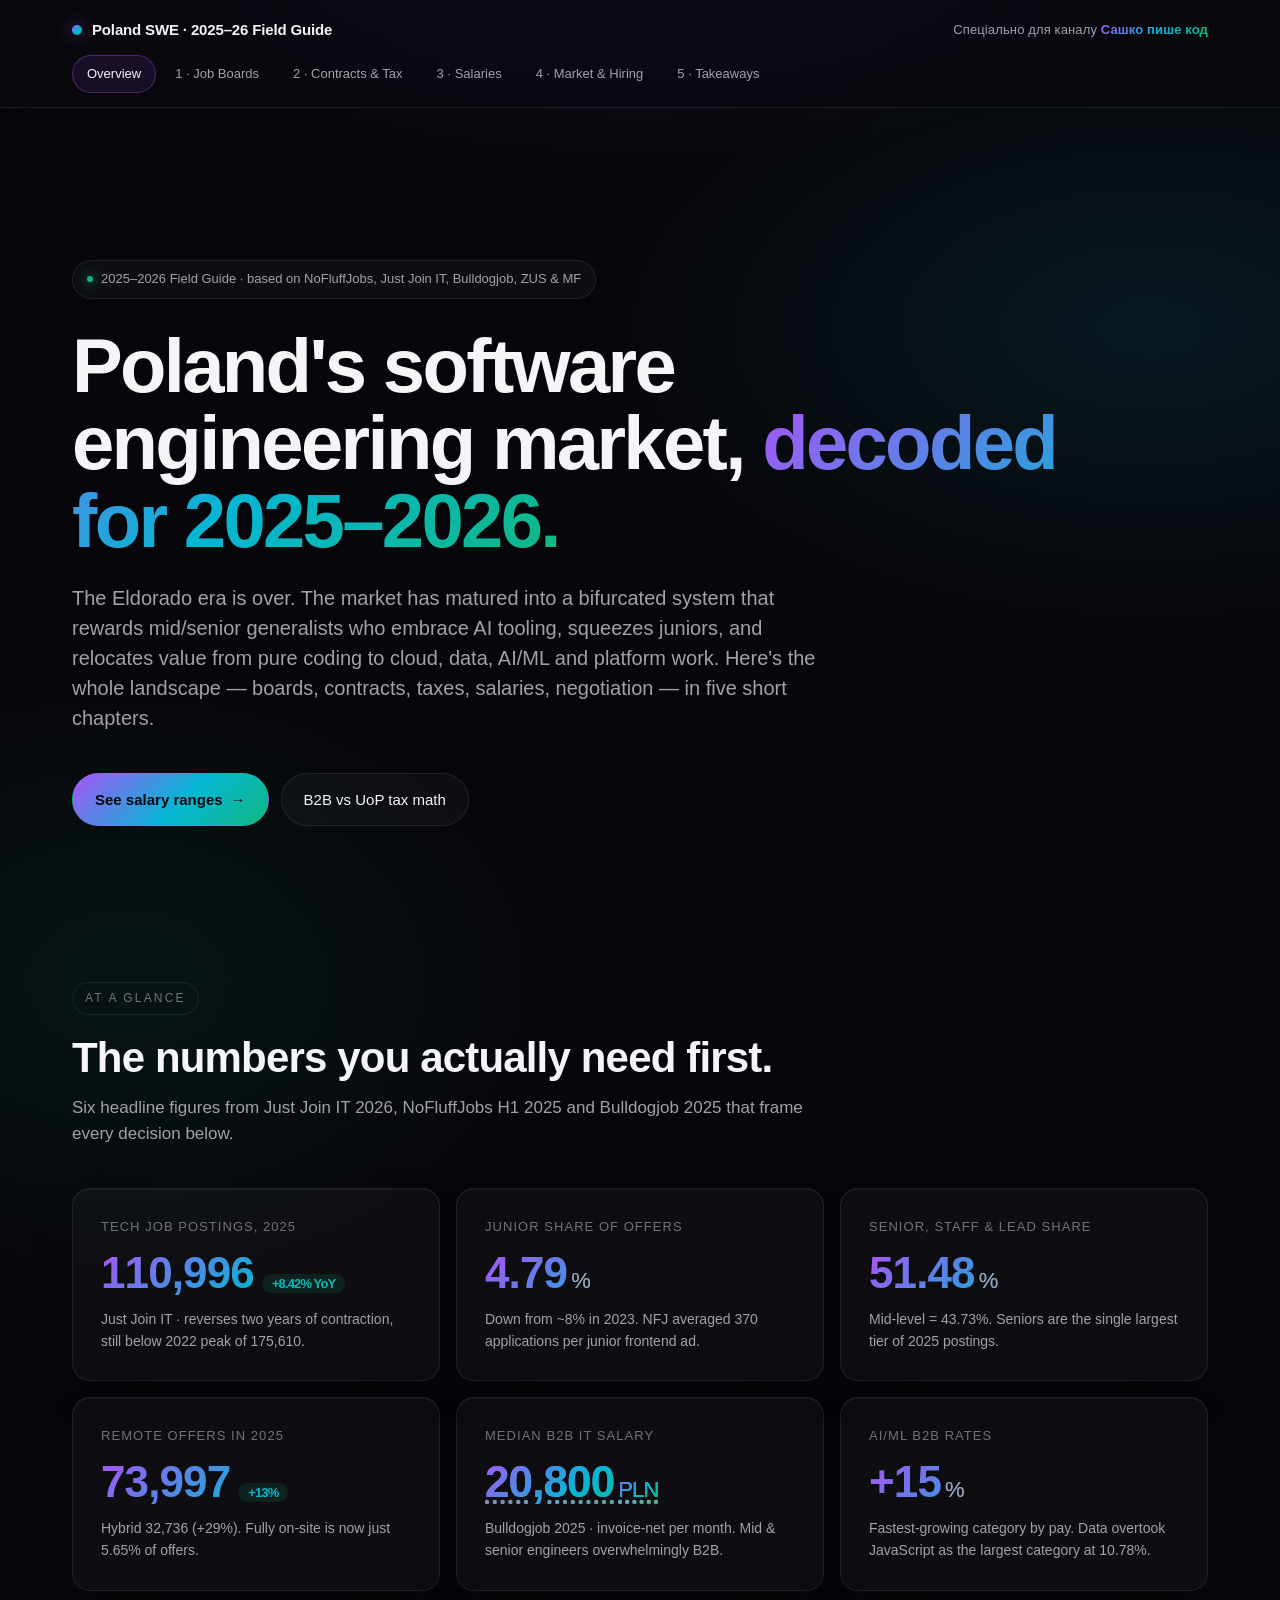
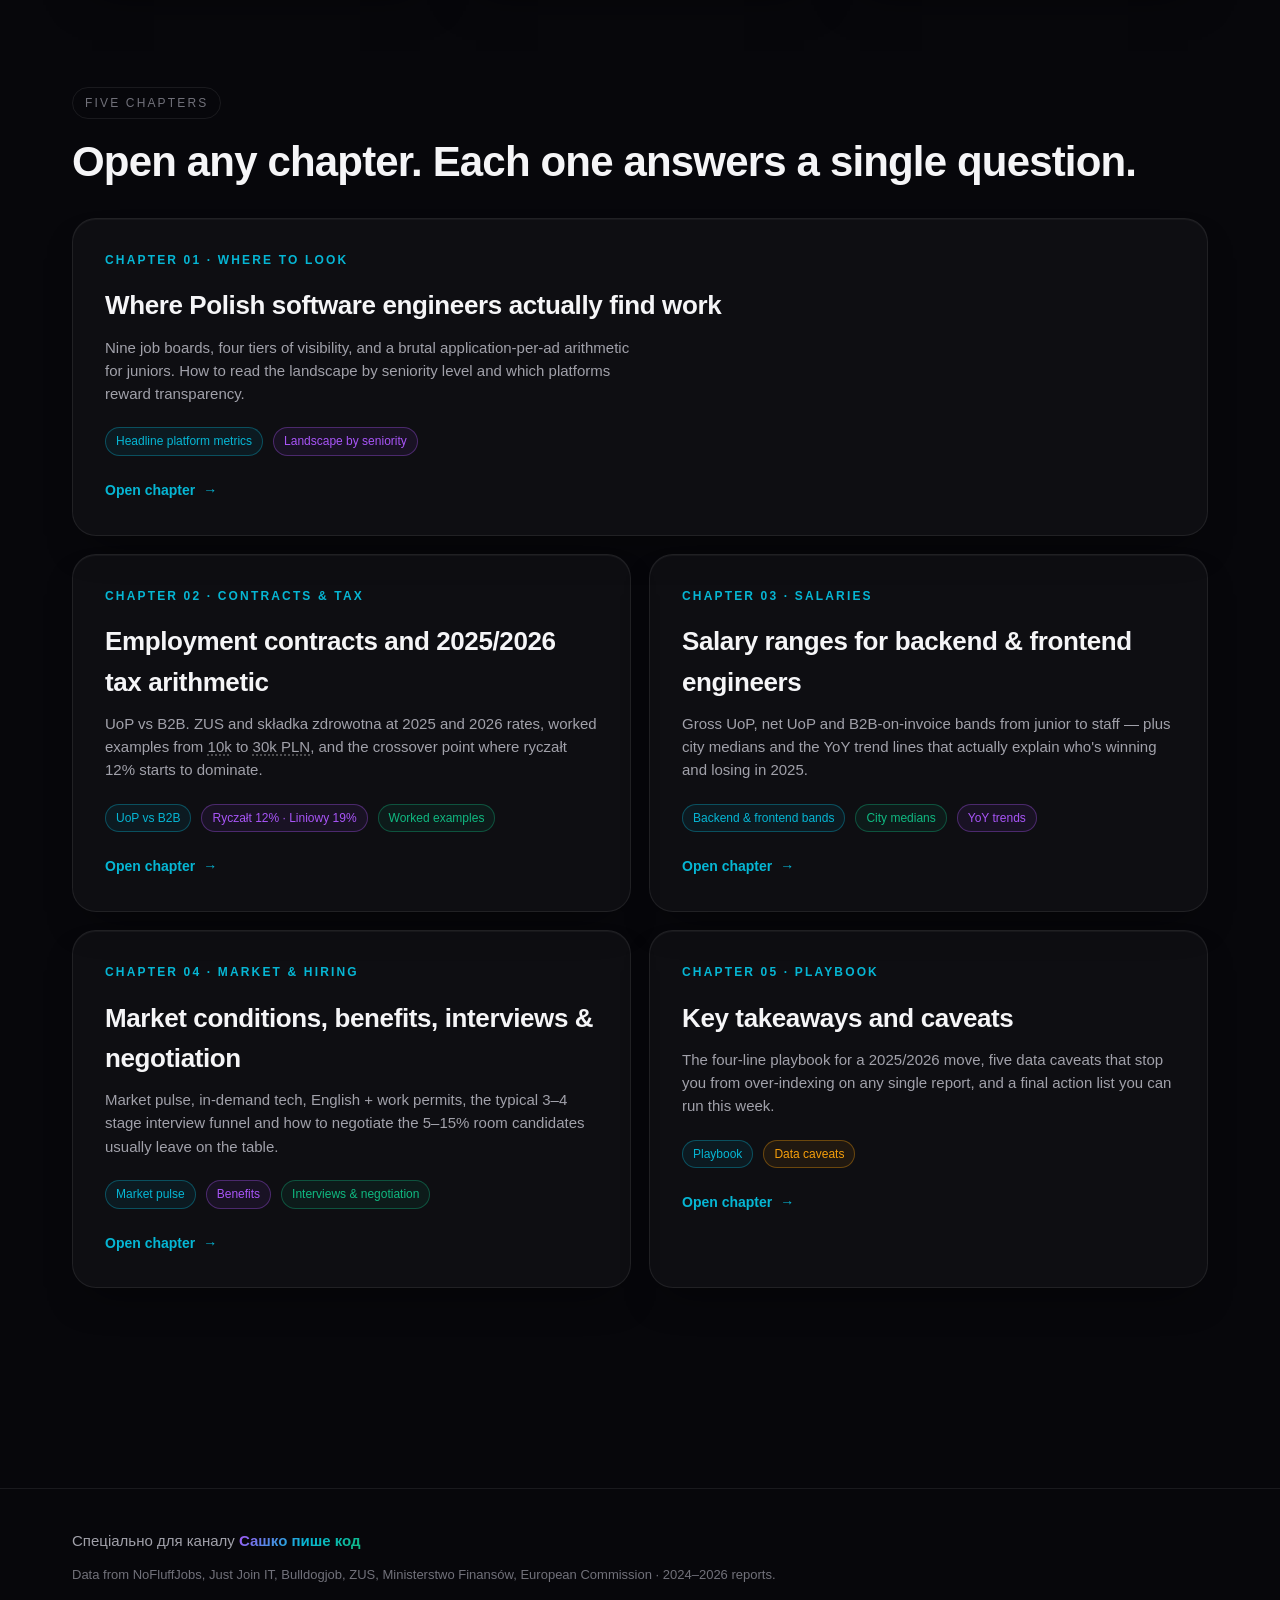
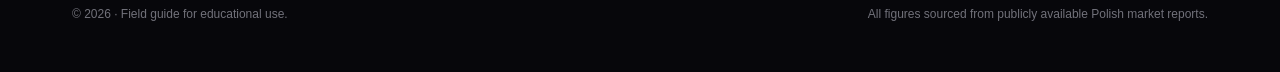
<file: index.html>
<!doctype html>
<html lang="en">
<head>
  <meta charset="utf-8" />
  <title>Poland SWE Market 2025–2026 · Overview</title>
  <meta name="viewport" content="width=1280" />
  <link rel="stylesheet" href="styles.css" />
</head>
<body>
  <header class="site-header">
    <div class="site-header__inner">
      <div class="site-header__top">
        <div class="wordmark">
          <span class="wordmark__dot"></span>
          <span>Poland SWE &middot; 2025–26 Field Guide</span>
        </div>
        <div class="channel-tag">
          Спеціально для каналу
          <a class="channel-link" href="https://www.youtube.com/@dev.sashko" target="_blank" rel="noopener">Сашко пише код</a>
        </div>
      </div>
      <nav class="site-nav">
        <a class="site-nav__link is-active" href="index.html">Overview</a>
        <a class="site-nav__link" href="01-job-boards.html">1 · Job Boards</a>
        <a class="site-nav__link" href="02-contracts-tax.html">2 · Contracts &amp; Tax</a>
        <a class="site-nav__link" href="03-salaries.html">3 · Salaries</a>
        <a class="site-nav__link" href="04-market-conditions.html">4 · Market &amp; Hiring</a>
        <a class="site-nav__link" href="05-takeaways.html">5 · Takeaways</a>
      </nav>
    </div>
  </header>

  <main>
    <section class="hero">
      <span class="hero__eyebrow"><span class="dot"></span> 2025–2026 Field Guide · based on NoFluffJobs, Just Join IT, Bulldogjob, ZUS &amp; MF</span>
      <h1 class="hero__title">
        Poland's software engineering market, <span class="grad">decoded for 2025&ndash;2026.</span>
      </h1>
      <p class="hero__sub">
        The Eldorado era is over. The market has matured into a bifurcated system that rewards mid/senior generalists who embrace AI tooling, squeezes juniors, and relocates value from pure coding to cloud, data, AI/ML and platform work. Here's the whole landscape — boards, contracts, taxes, salaries, negotiation — in five short chapters.
      </p>
      <div class="hero__ctas">
        <a class="btn btn--primary" href="03-salaries.html">See salary ranges <span class="btn__arrow">→</span></a>
        <a class="btn" href="02-contracts-tax.html">B2B vs UoP tax math</a>
      </div>
    </section>

    <section class="section">
      <div class="section-head">
        <span class="section__eyebrow">At a glance</span>
        <h2 class="section__title">The numbers you actually need first.</h2>
        <p class="section__sub">Six headline figures from Just Join IT 2026, NoFluffJobs H1 2025 and Bulldogjob 2025 that frame every decision below.</p>
      </div>
      <div class="stat-grid stat-grid--6">
        <div class="stat">
          <div class="stat__label">Tech job postings, 2025</div>
          <div class="stat__value">110,996<span class="stat__delta stat__delta--up">+8.42% YoY</span></div>
          <div class="stat__hint">Just Join IT · reverses two years of contraction, still below 2022 peak of 175,610.</div>
        </div>
        <div class="stat">
          <div class="stat__label">Junior share of offers</div>
          <div class="stat__value">4.79<span class="stat__unit">%</span></div>
          <div class="stat__hint">Down from ~8% in 2023. NFJ averaged 370 applications per junior frontend ad.</div>
        </div>
        <div class="stat">
          <div class="stat__label">Senior, staff &amp; lead share</div>
          <div class="stat__value">51.48<span class="stat__unit">%</span></div>
          <div class="stat__hint">Mid-level = 43.73%. Seniors are the single largest tier of 2025 postings.</div>
        </div>
        <div class="stat">
          <div class="stat__label">Remote offers in 2025</div>
          <div class="stat__value">73,997<span class="stat__delta stat__delta--up">+13%</span></div>
          <div class="stat__hint">Hybrid 32,736 (+29%). Fully on-site is now just 5.65% of offers.</div>
        </div>
        <div class="stat">
          <div class="stat__label">Median B2B IT salary</div>
          <div class="stat__value"><span class="pln-tip" data-pln="20800">20,800<span class="stat__unit">PLN</span></span></div>
          <div class="stat__hint">Bulldogjob 2025 · invoice-net per month. Mid &amp; senior engineers overwhelmingly B2B.</div>
        </div>
        <div class="stat">
          <div class="stat__label">AI/ML B2B rates</div>
          <div class="stat__value">+15<span class="stat__unit">%</span></div>
          <div class="stat__hint">Fastest-growing category by pay. Data overtook JavaScript as the largest category at 10.78%.</div>
        </div>
      </div>
    </section>

    <section class="section">
      <div class="section-head">
        <span class="section__eyebrow">Five chapters</span>
        <h2 class="section__title">Open any chapter. Each one answers a single question.</h2>
      </div>
      <div class="chapter-grid">
        <a class="chapter" href="01-job-boards.html">
          <div class="chapter__num">Chapter 01 · Where to look</div>
          <div class="chapter__title">Where Polish software engineers actually find work</div>
          <div class="chapter__desc">Nine job boards, four tiers of visibility, and a brutal application-per-ad arithmetic for juniors. How to read the landscape by seniority level and which platforms reward transparency.</div>
          <div class="chapter__meta">
            <span class="pill pill--cyan">Headline platform metrics</span>
            <span class="pill pill--violet">Landscape by seniority</span>
          </div>
          <span class="chapter__arrow">Open chapter <span class="arrow">→</span></span>
        </a>
        <a class="chapter" href="02-contracts-tax.html">
          <div class="chapter__num">Chapter 02 · Contracts &amp; tax</div>
          <div class="chapter__title">Employment contracts and 2025/2026 tax arithmetic</div>
          <div class="chapter__desc">UoP vs B2B. ZUS and składka zdrowotna at 2025 and 2026 rates, worked examples from <span class="pln-tip" data-pln="10000">10k</span> to <span class="pln-tip" data-pln="30000">30k PLN</span>, and the crossover point where ryczałt 12% starts to dominate.</div>
          <div class="chapter__meta">
            <span class="pill pill--cyan">UoP vs B2B</span>
            <span class="pill pill--violet">Ryczałt 12% · Liniowy 19%</span>
            <span class="pill pill--mint">Worked examples</span>
          </div>
          <span class="chapter__arrow">Open chapter <span class="arrow">→</span></span>
        </a>
        <a class="chapter" href="03-salaries.html">
          <div class="chapter__num">Chapter 03 · Salaries</div>
          <div class="chapter__title">Salary ranges for backend &amp; frontend engineers</div>
          <div class="chapter__desc">Gross UoP, net UoP and B2B-on-invoice bands from junior to staff — plus city medians and the YoY trend lines that actually explain who's winning and losing in 2025.</div>
          <div class="chapter__meta">
            <span class="pill pill--cyan">Backend &amp; frontend bands</span>
            <span class="pill pill--mint">City medians</span>
            <span class="pill pill--violet">YoY trends</span>
          </div>
          <span class="chapter__arrow">Open chapter <span class="arrow">→</span></span>
        </a>
        <a class="chapter" href="04-market-conditions.html">
          <div class="chapter__num">Chapter 04 · Market &amp; hiring</div>
          <div class="chapter__title">Market conditions, benefits, interviews &amp; negotiation</div>
          <div class="chapter__desc">Market pulse, in-demand tech, English + work permits, the typical 3–4 stage interview funnel and how to negotiate the 5–15% room candidates usually leave on the table.</div>
          <div class="chapter__meta">
            <span class="pill pill--cyan">Market pulse</span>
            <span class="pill pill--violet">Benefits</span>
            <span class="pill pill--mint">Interviews &amp; negotiation</span>
          </div>
          <span class="chapter__arrow">Open chapter <span class="arrow">→</span></span>
        </a>
        <a class="chapter" href="05-takeaways.html">
          <div class="chapter__num">Chapter 05 · Playbook</div>
          <div class="chapter__title">Key takeaways and caveats</div>
          <div class="chapter__desc">The four-line playbook for a 2025/2026 move, five data caveats that stop you from over-indexing on any single report, and a final action list you can run this week.</div>
          <div class="chapter__meta">
            <span class="pill pill--cyan">Playbook</span>
            <span class="pill pill--warm">Data caveats</span>
          </div>
          <span class="chapter__arrow">Open chapter <span class="arrow">→</span></span>
        </a>
      </div>
    </section>
  </main>

  <footer class="site-footer">
    <div class="site-footer__inner">
      <div class="site-footer__tag">
        Спеціально для каналу
        <a class="channel-link" href="https://www.youtube.com/@dev.sashko" target="_blank" rel="noopener">Сашко пише код</a>
      </div>
      <div class="site-footer__meta">
        Data from NoFluffJobs, Just Join IT, Bulldogjob, ZUS, Ministerstwo Finansów, European Commission · 2024–2026 reports.
      </div>
      <div class="site-footer__foot">
        <span>© 2026 · Field guide for educational use.</span>
        <span>All figures sourced from publicly available Polish market reports.</span>
      </div>
    </div>
  </footer>
  <script src="pln-tip.js" defer></script>
</body>
</html>
</file>
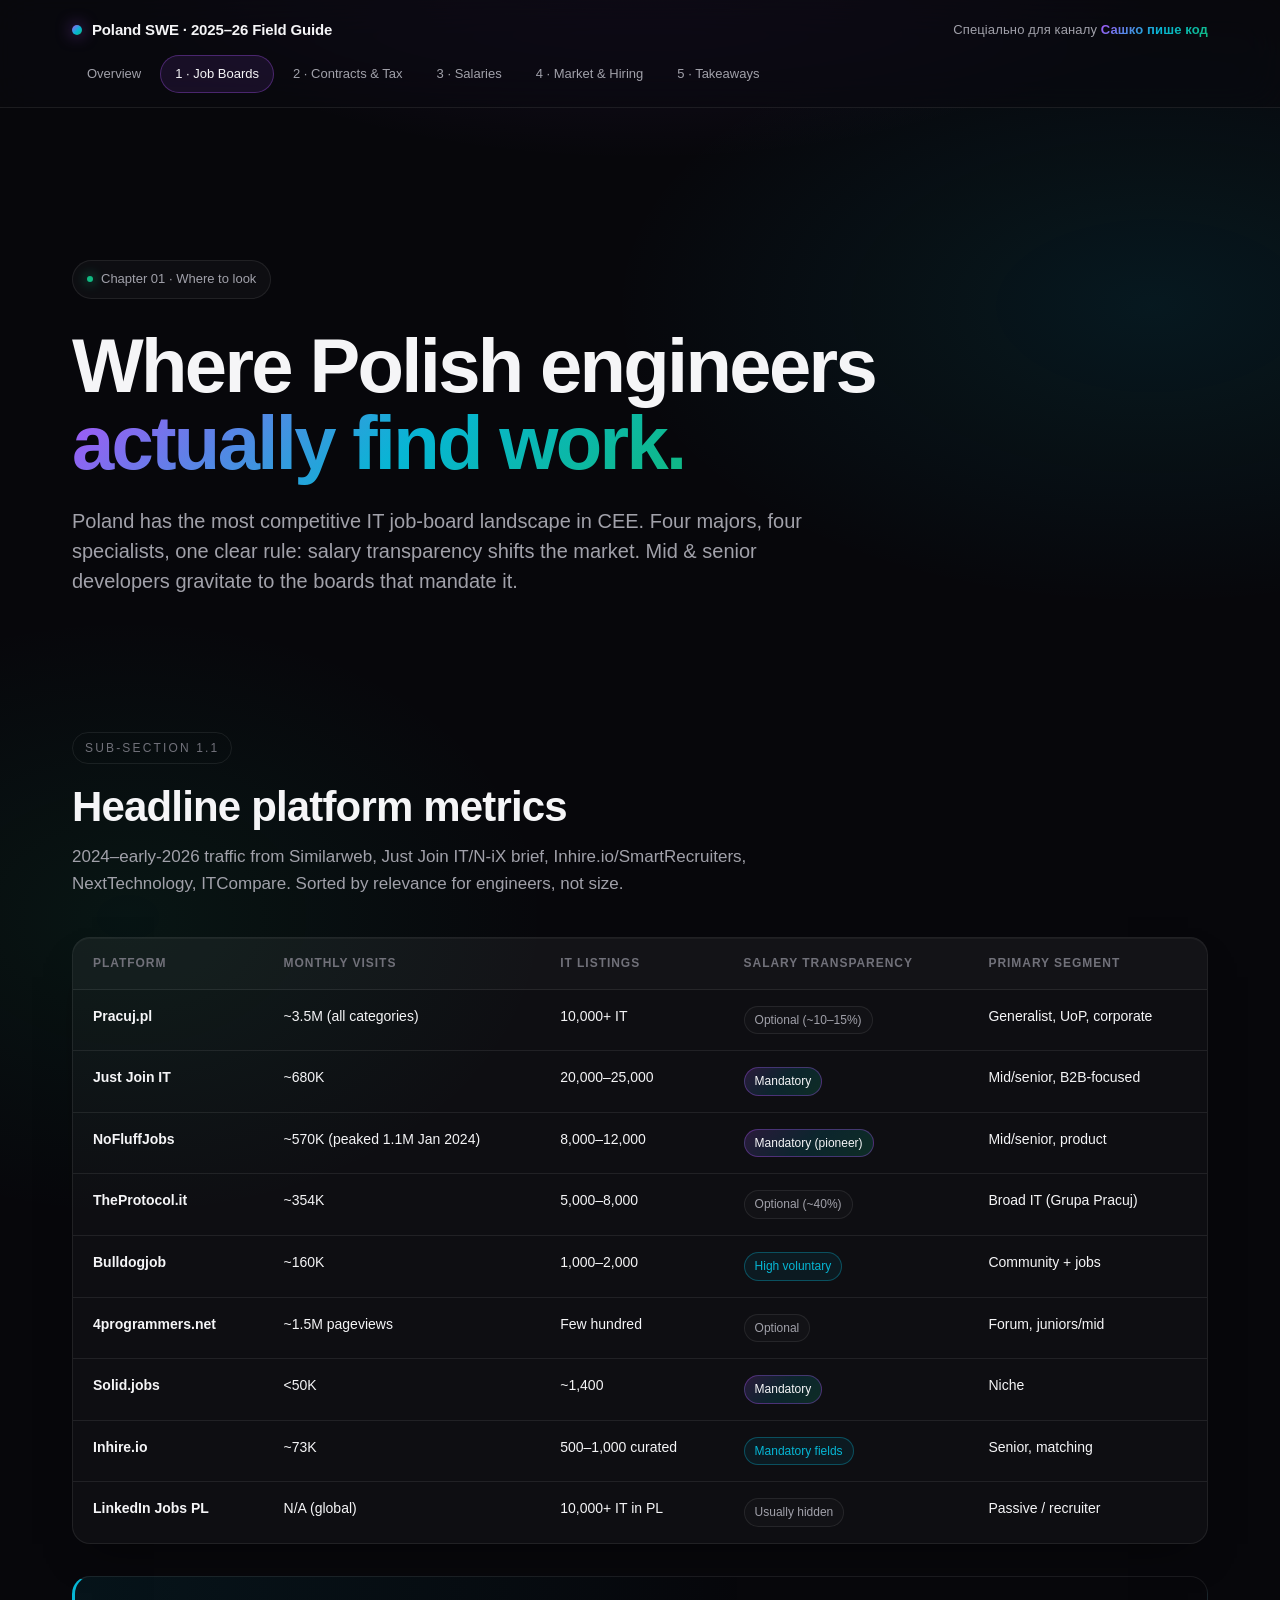
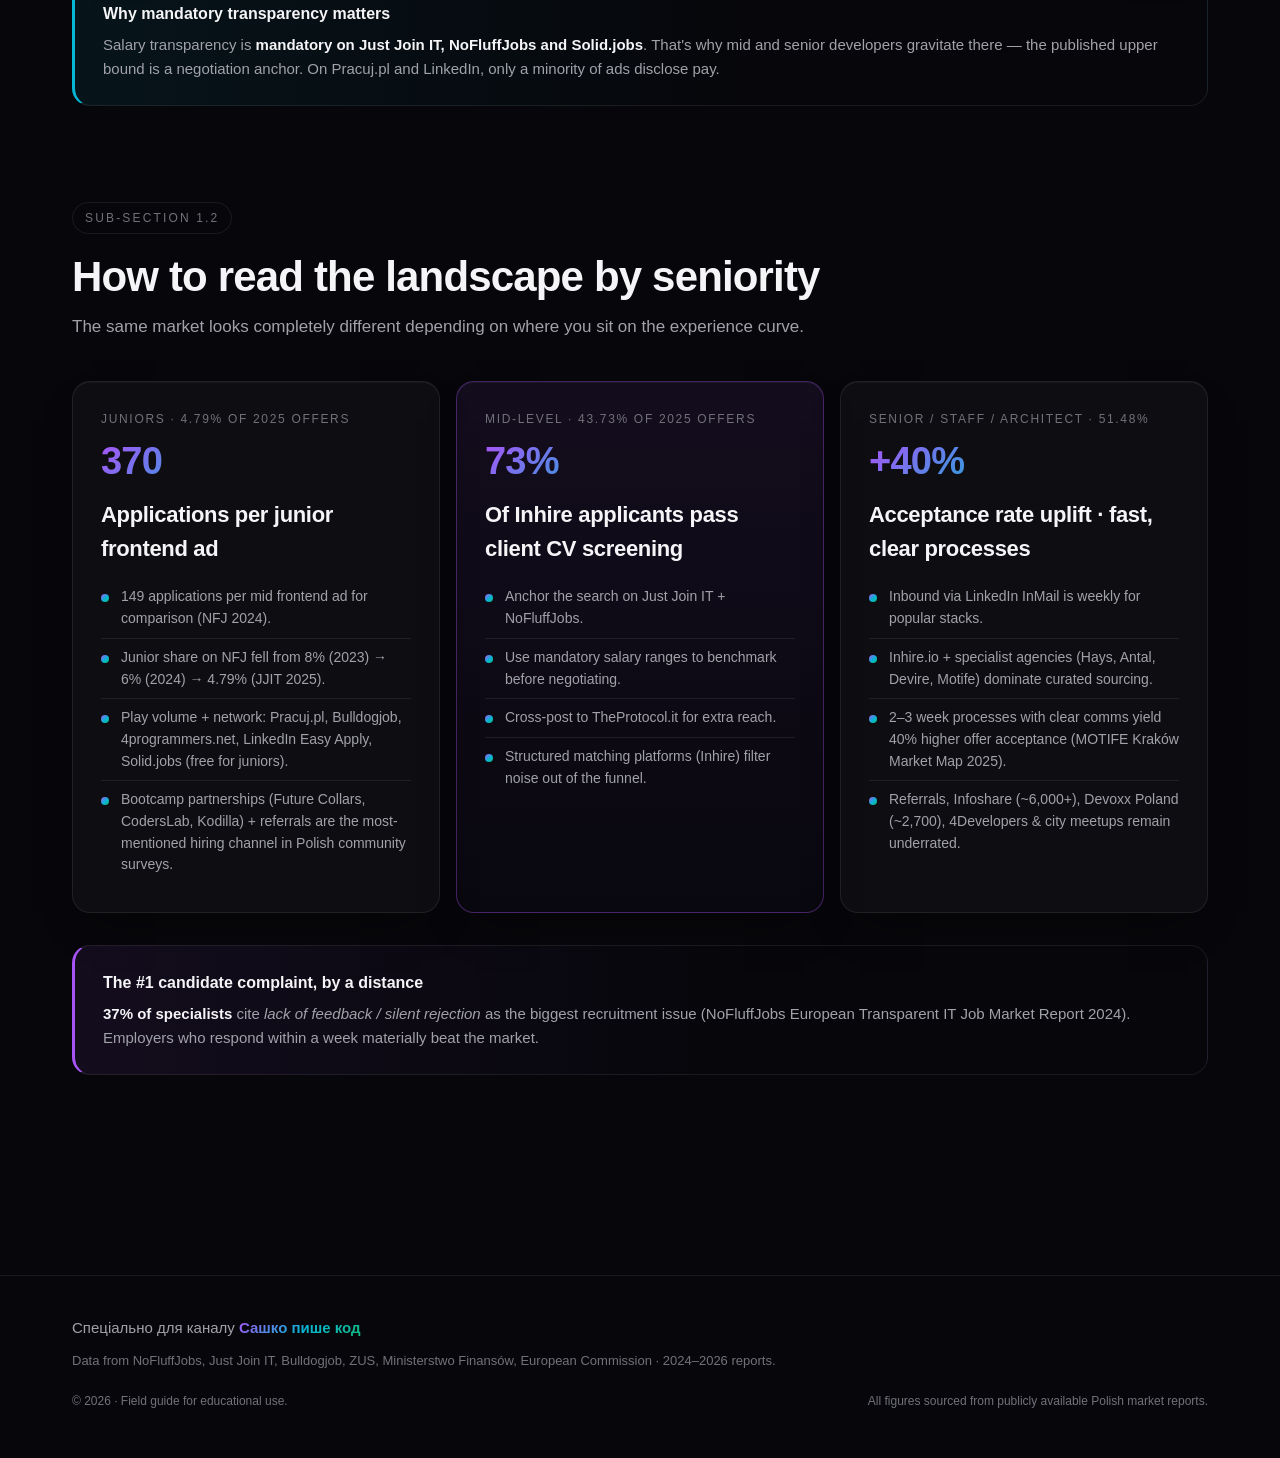
<file: 01-job-boards.html>
<!doctype html>
<html lang="en">
<head>
  <meta charset="utf-8" />
  <title>01 · Where Polish software engineers actually find work</title>
  <meta name="viewport" content="width=1280" />
  <link rel="stylesheet" href="styles.css" />
</head>
<body>
  <header class="site-header">
    <div class="site-header__inner">
      <div class="site-header__top">
        <div class="wordmark">
          <span class="wordmark__dot"></span>
          <span>Poland SWE &middot; 2025–26 Field Guide</span>
        </div>
        <div class="channel-tag">
          Спеціально для каналу
          <a class="channel-link" href="https://www.youtube.com/@dev.sashko" target="_blank" rel="noopener">Сашко пише код</a>
        </div>
      </div>
      <nav class="site-nav">
        <a class="site-nav__link" href="index.html">Overview</a>
        <a class="site-nav__link is-active" href="01-job-boards.html">1 · Job Boards</a>
        <a class="site-nav__link" href="02-contracts-tax.html">2 · Contracts &amp; Tax</a>
        <a class="site-nav__link" href="03-salaries.html">3 · Salaries</a>
        <a class="site-nav__link" href="04-market-conditions.html">4 · Market &amp; Hiring</a>
        <a class="site-nav__link" href="05-takeaways.html">5 · Takeaways</a>
      </nav>
    </div>
  </header>

  <main>
    <section class="hero" style="padding-bottom: 40px;">
      <span class="hero__eyebrow"><span class="dot"></span> Chapter 01 · Where to look</span>
      <h1 class="hero__title">
        Where Polish engineers <span class="grad">actually find work.</span>
      </h1>
      <p class="hero__sub">
        Poland has the most competitive IT job-board landscape in CEE. Four majors, four specialists, one clear rule: salary transparency shifts the market. Mid &amp; senior developers gravitate to the boards that mandate it.
      </p>
    </section>

    <section class="section">
      <div class="section-head">
        <span class="section__eyebrow">Sub-section 1.1</span>
        <h2 class="section__title">Headline platform metrics</h2>
        <p class="section__sub">2024–early-2026 traffic from Similarweb, Just Join IT/N-iX brief, Inhire.io/SmartRecruiters, NextTechnology, ITCompare. Sorted by relevance for engineers, not size.</p>
      </div>

      <div class="table-wrap">
        <table class="data">
          <thead>
            <tr>
              <th>Platform</th>
              <th>Monthly visits</th>
              <th>IT listings</th>
              <th>Salary transparency</th>
              <th>Primary segment</th>
            </tr>
          </thead>
          <tbody>
            <tr>
              <td class="row-name">Pracuj.pl</td>
              <td>~3.5M (all categories)</td>
              <td>10,000+ IT</td>
              <td><span class="pill">Optional (~10–15%)</span></td>
              <td>Generalist, UoP, corporate</td>
            </tr>
            <tr>
              <td class="row-name">Just Join IT</td>
              <td>~680K</td>
              <td>20,000–25,000</td>
              <td><span class="pill pill--grad">Mandatory</span></td>
              <td>Mid/senior, B2B-focused</td>
            </tr>
            <tr>
              <td class="row-name">NoFluffJobs</td>
              <td>~570K (peaked 1.1M Jan 2024)</td>
              <td>8,000–12,000</td>
              <td><span class="pill pill--grad">Mandatory (pioneer)</span></td>
              <td>Mid/senior, product</td>
            </tr>
            <tr>
              <td class="row-name">TheProtocol.it</td>
              <td>~354K</td>
              <td>5,000–8,000</td>
              <td><span class="pill">Optional (~40%)</span></td>
              <td>Broad IT (Grupa Pracuj)</td>
            </tr>
            <tr>
              <td class="row-name">Bulldogjob</td>
              <td>~160K</td>
              <td>1,000–2,000</td>
              <td><span class="pill pill--cyan">High voluntary</span></td>
              <td>Community + jobs</td>
            </tr>
            <tr>
              <td class="row-name">4programmers.net</td>
              <td>~1.5M pageviews</td>
              <td>Few hundred</td>
              <td><span class="pill">Optional</span></td>
              <td>Forum, juniors/mid</td>
            </tr>
            <tr>
              <td class="row-name">Solid.jobs</td>
              <td>&lt;50K</td>
              <td>~1,400</td>
              <td><span class="pill pill--grad">Mandatory</span></td>
              <td>Niche</td>
            </tr>
            <tr>
              <td class="row-name">Inhire.io</td>
              <td>~73K</td>
              <td>500–1,000 curated</td>
              <td><span class="pill pill--cyan">Mandatory fields</span></td>
              <td>Senior, matching</td>
            </tr>
            <tr>
              <td class="row-name">LinkedIn Jobs PL</td>
              <td>N/A (global)</td>
              <td>10,000+ IT in PL</td>
              <td><span class="pill">Usually hidden</span></td>
              <td>Passive / recruiter</td>
            </tr>
          </tbody>
        </table>
      </div>

      <div class="callout callout--cyan">
        <div class="callout__title">Why mandatory transparency matters</div>
        Salary transparency is <strong>mandatory on Just Join IT, NoFluffJobs and Solid.jobs</strong>. That's why mid and senior developers gravitate there — the published upper bound is a negotiation anchor. On Pracuj.pl and LinkedIn, only a minority of ads disclose pay.
      </div>
    </section>

    <section class="section">
      <div class="section-head">
        <span class="section__eyebrow">Sub-section 1.2</span>
        <h2 class="section__title">How to read the landscape by seniority</h2>
        <p class="section__sub">The same market looks completely different depending on where you sit on the experience curve.</p>
      </div>

      <div class="col-grid col-grid--3">
        <div class="card">
          <div class="card__kicker">Juniors · 4.79% of 2025 offers</div>
          <div class="card__big">370</div>
          <div class="card__title">Applications per junior frontend ad</div>
          <ul>
            <li>149 applications per mid frontend ad for comparison (NFJ 2024).</li>
            <li>Junior share on NFJ fell from 8% (2023) → 6% (2024) → 4.79% (JJIT 2025).</li>
            <li>Play volume + network: Pracuj.pl, Bulldogjob, 4programmers.net, LinkedIn Easy Apply, Solid.jobs (free for juniors).</li>
            <li>Bootcamp partnerships (Future Collars, CodersLab, Kodilla) + referrals are the most-mentioned hiring channel in Polish community surveys.</li>
          </ul>
        </div>

        <div class="card card--accent">
          <div class="card__kicker">Mid-level · 43.73% of 2025 offers</div>
          <div class="card__big">73%</div>
          <div class="card__title">Of Inhire applicants pass client CV screening</div>
          <ul>
            <li>Anchor the search on Just Join IT + NoFluffJobs.</li>
            <li>Use mandatory salary ranges to benchmark before negotiating.</li>
            <li>Cross-post to TheProtocol.it for extra reach.</li>
            <li>Structured matching platforms (Inhire) filter noise out of the funnel.</li>
          </ul>
        </div>

        <div class="card">
          <div class="card__kicker">Senior / staff / architect · 51.48%</div>
          <div class="card__big">+40%</div>
          <div class="card__title">Acceptance rate uplift · fast, clear processes</div>
          <ul>
            <li>Inbound via LinkedIn InMail is weekly for popular stacks.</li>
            <li>Inhire.io + specialist agencies (Hays, Antal, Devire, Motife) dominate curated sourcing.</li>
            <li>2–3 week processes with clear comms yield 40% higher offer acceptance (MOTIFE Kraków Market Map 2025).</li>
            <li>Referrals, Infoshare (~6,000+), Devoxx Poland (~2,700), 4Developers &amp; city meetups remain underrated.</li>
          </ul>
        </div>
      </div>

      <div class="callout">
        <div class="callout__title">The #1 candidate complaint, by a distance</div>
        <strong>37% of specialists</strong> cite <em>lack of feedback / silent rejection</em> as the biggest recruitment issue (NoFluffJobs European Transparent IT Job Market Report 2024). Employers who respond within a week materially beat the market.
      </div>
    </section>
  </main>

  <footer class="site-footer">
    <div class="site-footer__inner">
      <div class="site-footer__tag">
        Спеціально для каналу
        <a class="channel-link" href="https://www.youtube.com/@dev.sashko" target="_blank" rel="noopener">Сашко пише код</a>
      </div>
      <div class="site-footer__meta">
        Data from NoFluffJobs, Just Join IT, Bulldogjob, ZUS, Ministerstwo Finansów, European Commission · 2024–2026 reports.
      </div>
      <div class="site-footer__foot">
        <span>© 2026 · Field guide for educational use.</span>
        <span>All figures sourced from publicly available Polish market reports.</span>
      </div>
    </div>
  </footer>
  <script src="pln-tip.js" defer></script>
</body>
</html>
</file>
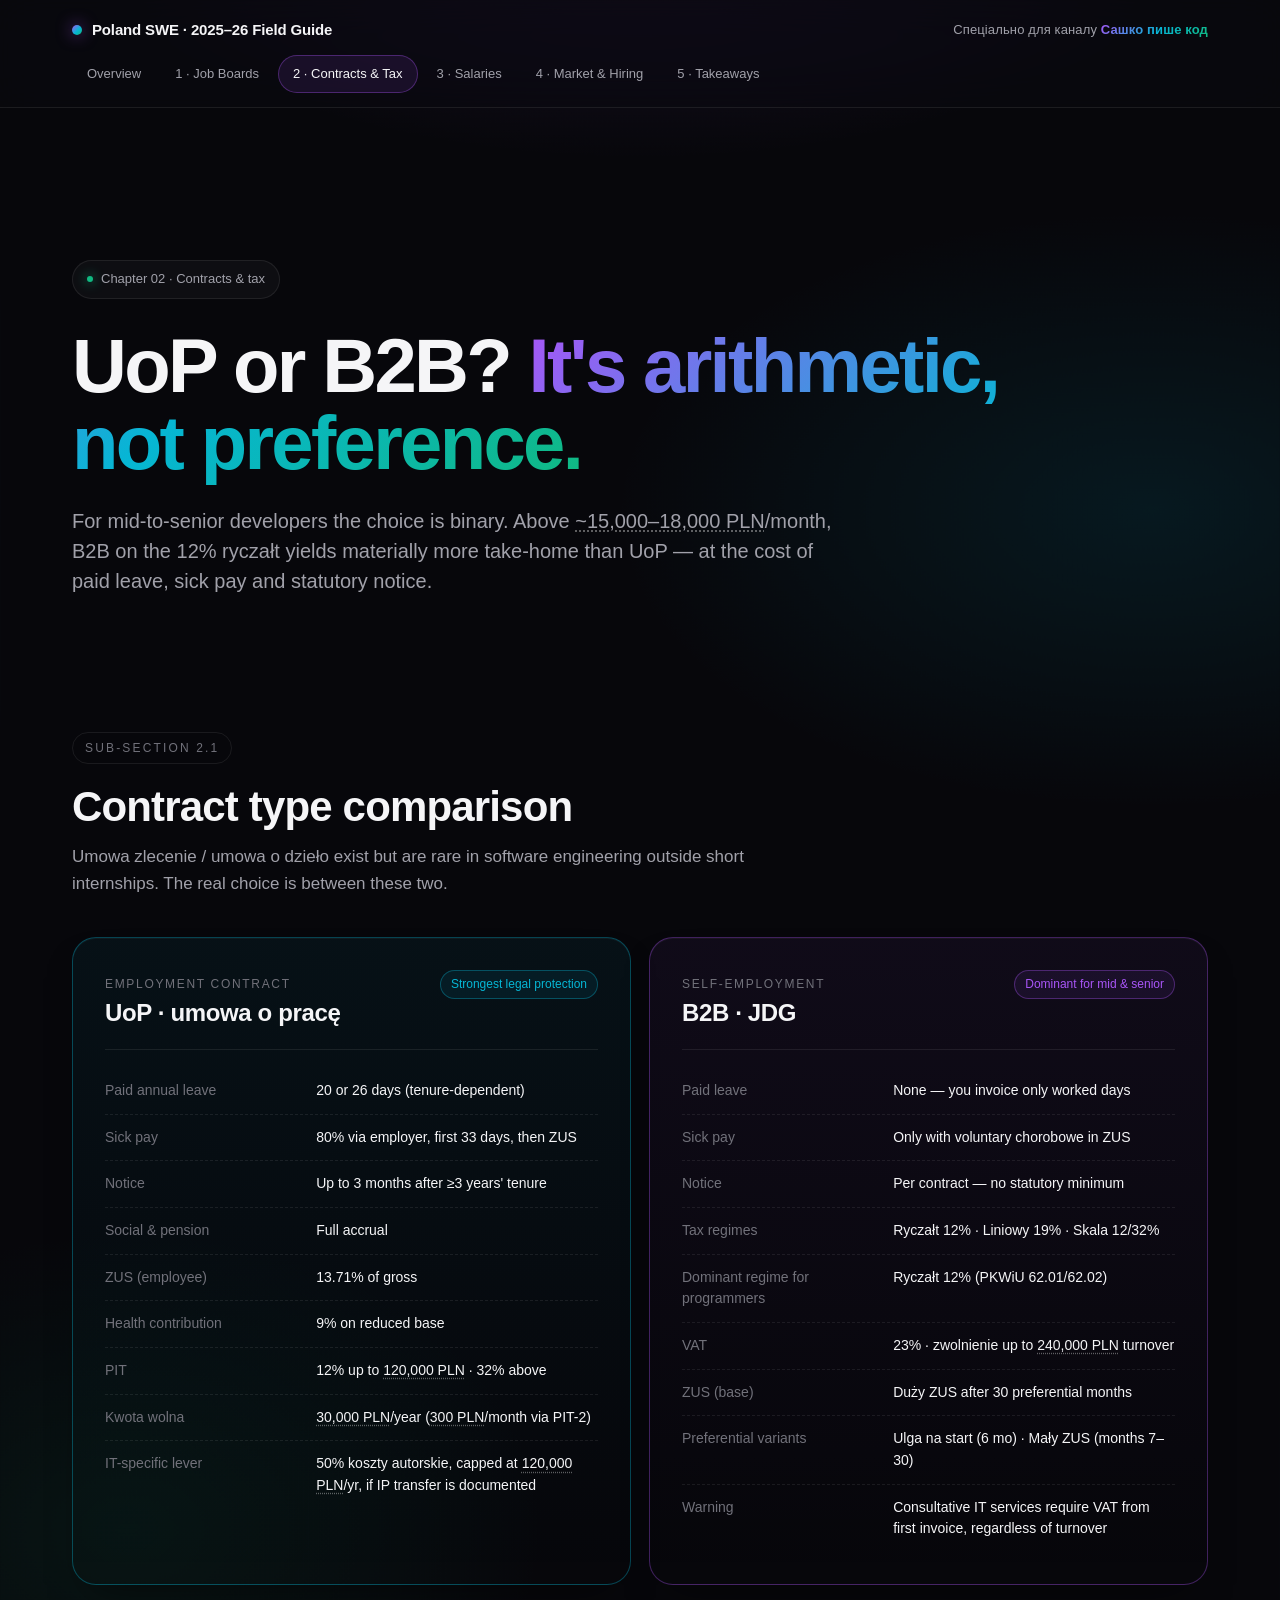
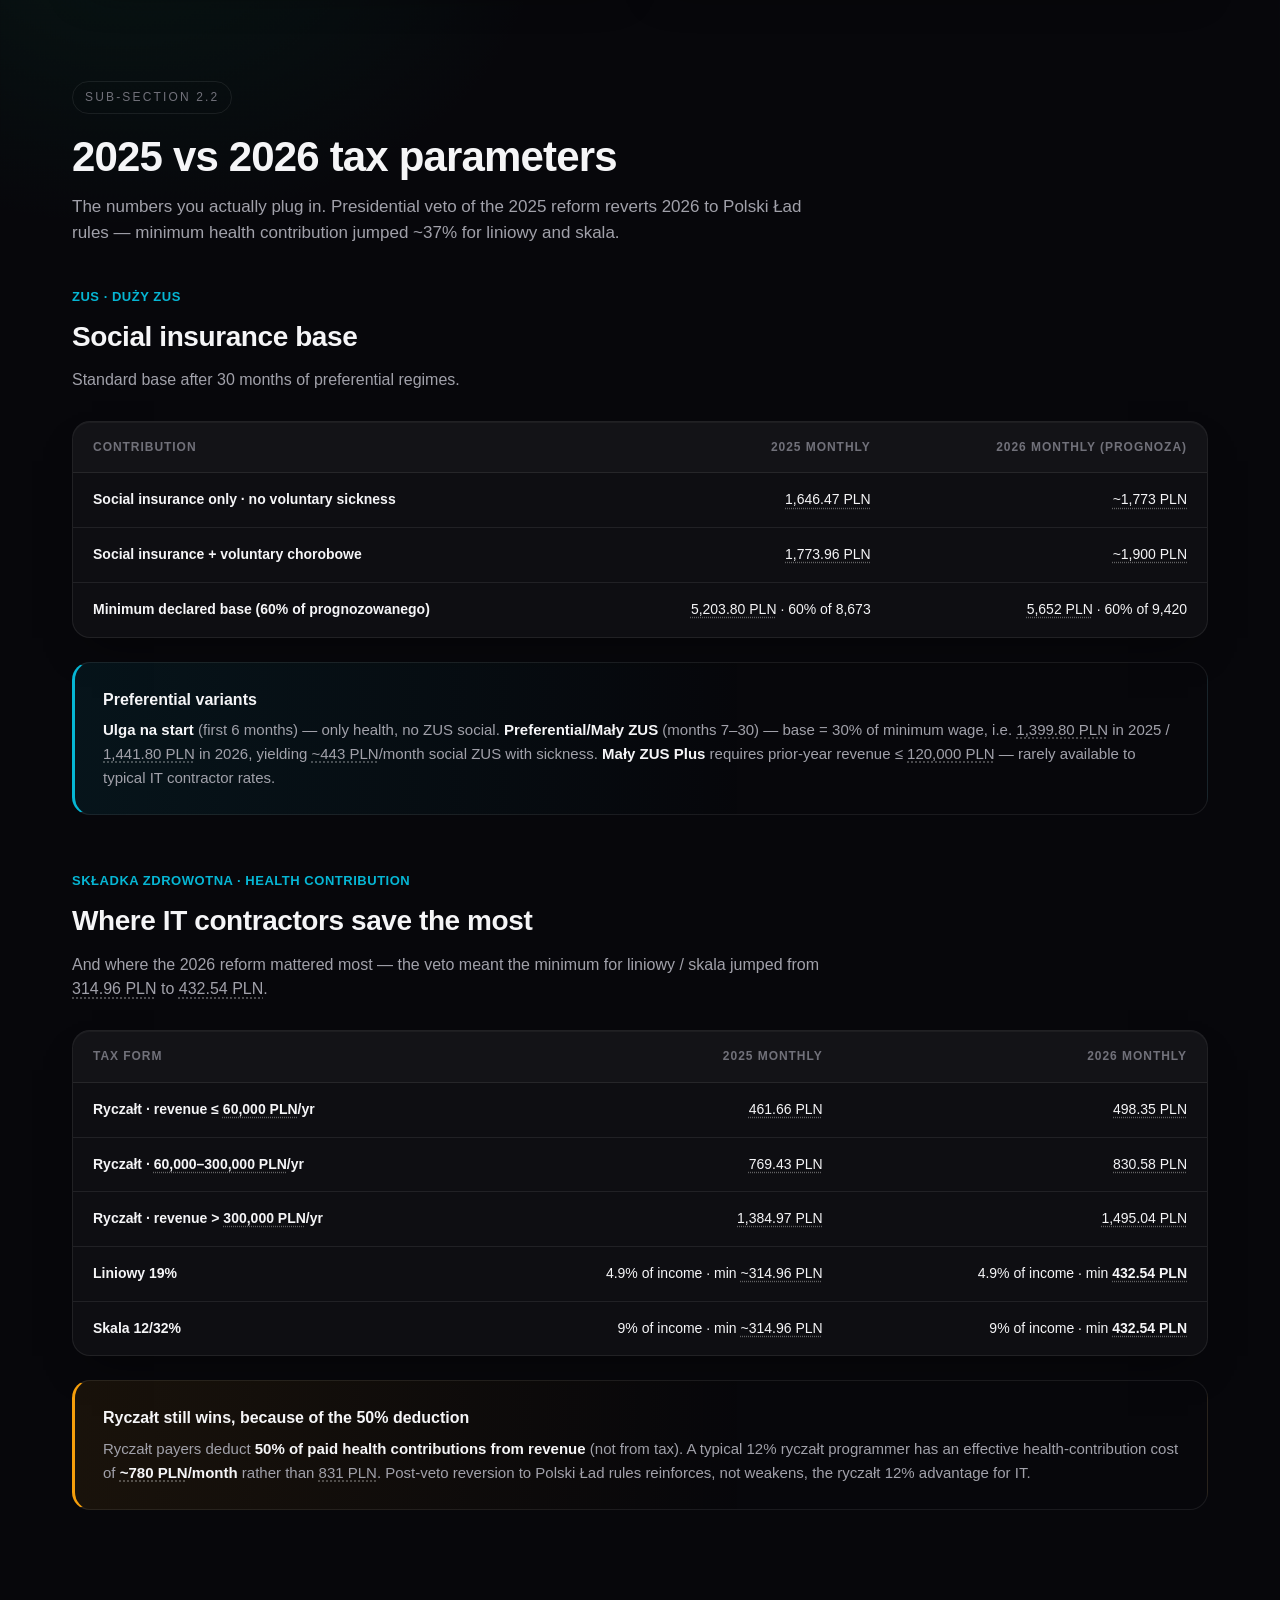
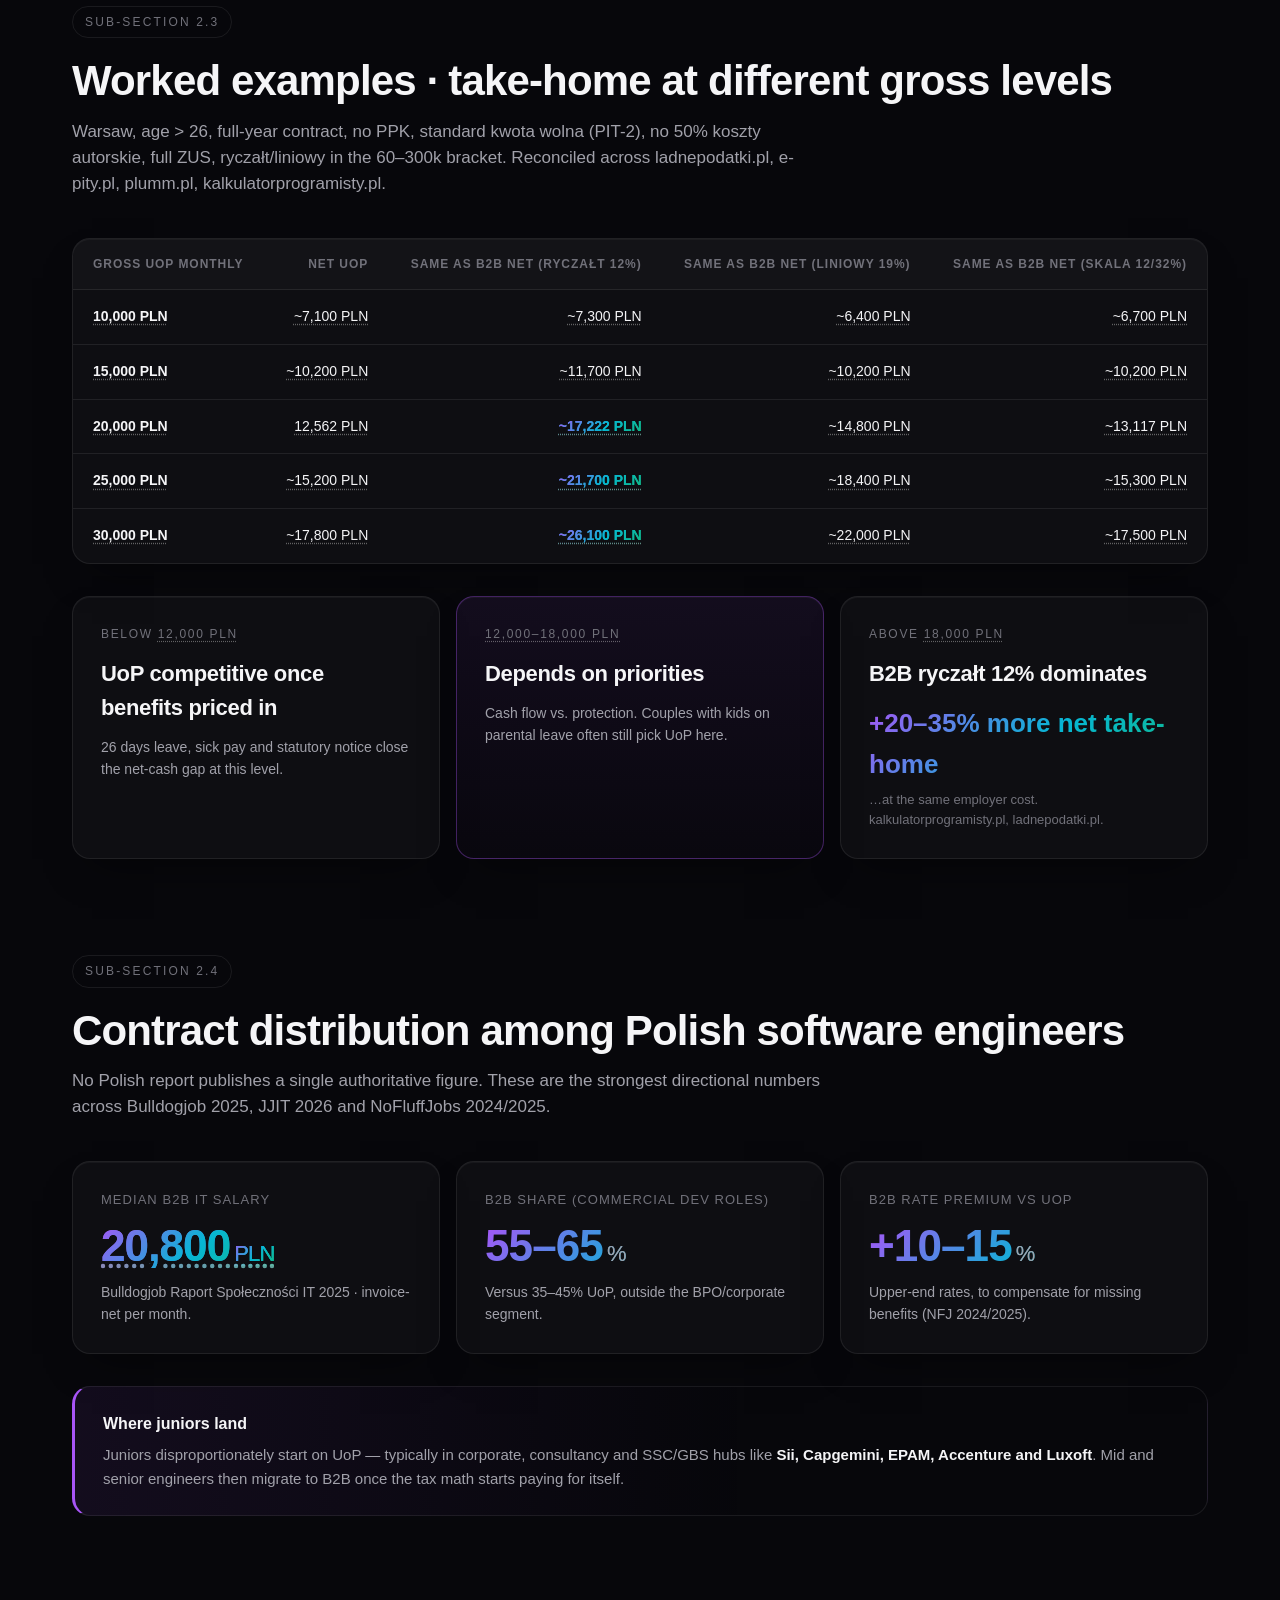
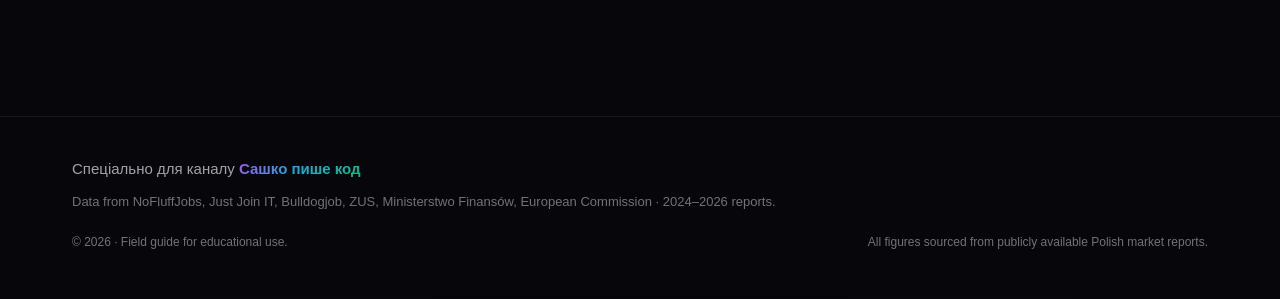
<file: 02-contracts-tax.html>
<!doctype html>
<html lang="en">
<head>
  <meta charset="utf-8" />
  <title>02 · Employment contracts &amp; 2025/2026 tax arithmetic</title>
  <meta name="viewport" content="width=1280" />
  <link rel="stylesheet" href="styles.css" />
</head>
<body>
  <header class="site-header">
    <div class="site-header__inner">
      <div class="site-header__top">
        <div class="wordmark">
          <span class="wordmark__dot"></span>
          <span>Poland SWE &middot; 2025–26 Field Guide</span>
        </div>
        <div class="channel-tag">
          Спеціально для каналу
          <a class="channel-link" href="https://www.youtube.com/@dev.sashko" target="_blank" rel="noopener">Сашко пише код</a>
        </div>
      </div>
      <nav class="site-nav">
        <a class="site-nav__link" href="index.html">Overview</a>
        <a class="site-nav__link" href="01-job-boards.html">1 · Job Boards</a>
        <a class="site-nav__link is-active" href="02-contracts-tax.html">2 · Contracts &amp; Tax</a>
        <a class="site-nav__link" href="03-salaries.html">3 · Salaries</a>
        <a class="site-nav__link" href="04-market-conditions.html">4 · Market &amp; Hiring</a>
        <a class="site-nav__link" href="05-takeaways.html">5 · Takeaways</a>
      </nav>
    </div>
  </header>

  <main>
    <section class="hero" style="padding-bottom: 40px;">
      <span class="hero__eyebrow"><span class="dot"></span> Chapter 02 · Contracts &amp; tax</span>
      <h1 class="hero__title">
        UoP or B2B? <span class="grad">It's arithmetic, not preference.</span>
      </h1>
      <p class="hero__sub">
        For mid-to-senior developers the choice is binary. Above <span class="pln-tip" data-pln-range="15000-18000">~15,000–18,000 PLN</span>/month, B2B on the 12% ryczałt yields materially more take-home than UoP — at the cost of paid leave, sick pay and statutory notice.
      </p>
    </section>

    <section class="section">
      <div class="section-head">
        <span class="section__eyebrow">Sub-section 2.1</span>
        <h2 class="section__title">Contract type comparison</h2>
        <p class="section__sub">Umowa zlecenie / umowa o dzieło exist but are rare in software engineering outside short internships. The real choice is between these two.</p>
      </div>

      <div class="compare">
        <div class="compare__side compare__side--a">
          <div class="compare__head">
            <div>
              <div class="compare__tag">Employment contract</div>
              <div class="compare__name">UoP · umowa o pracę</div>
            </div>
            <span class="pill pill--cyan">Strongest legal protection</span>
          </div>
          <div class="compare__row"><div class="compare__k">Paid annual leave</div><div class="compare__v">20 or 26 days (tenure-dependent)</div></div>
          <div class="compare__row"><div class="compare__k">Sick pay</div><div class="compare__v">80% via employer, first 33 days, then ZUS</div></div>
          <div class="compare__row"><div class="compare__k">Notice</div><div class="compare__v">Up to 3 months after ≥3 years' tenure</div></div>
          <div class="compare__row"><div class="compare__k">Social &amp; pension</div><div class="compare__v">Full accrual</div></div>
          <div class="compare__row"><div class="compare__k">ZUS (employee)</div><div class="compare__v">13.71% of gross</div></div>
          <div class="compare__row"><div class="compare__k">Health contribution</div><div class="compare__v">9% on reduced base</div></div>
          <div class="compare__row"><div class="compare__k">PIT</div><div class="compare__v">12% up to <span class="pln-tip" data-pln="120000">120,000 PLN</span> · 32% above</div></div>
          <div class="compare__row"><div class="compare__k">Kwota wolna</div><div class="compare__v"><span class="pln-tip" data-pln="30000">30,000 PLN</span>/year (<span class="pln-tip" data-pln="300">300 PLN</span>/month via PIT-2)</div></div>
          <div class="compare__row"><div class="compare__k">IT-specific lever</div><div class="compare__v">50% koszty autorskie, capped at <span class="pln-tip" data-pln="120000">120,000 PLN</span>/yr, if IP transfer is documented</div></div>
        </div>

        <div class="compare__side compare__side--b">
          <div class="compare__head">
            <div>
              <div class="compare__tag">Self-employment</div>
              <div class="compare__name">B2B · JDG</div>
            </div>
            <span class="pill pill--violet">Dominant for mid &amp; senior</span>
          </div>
          <div class="compare__row"><div class="compare__k">Paid leave</div><div class="compare__v">None — you invoice only worked days</div></div>
          <div class="compare__row"><div class="compare__k">Sick pay</div><div class="compare__v">Only with voluntary chorobowe in ZUS</div></div>
          <div class="compare__row"><div class="compare__k">Notice</div><div class="compare__v">Per contract — no statutory minimum</div></div>
          <div class="compare__row"><div class="compare__k">Tax regimes</div><div class="compare__v">Ryczałt 12% · Liniowy 19% · Skala 12/32%</div></div>
          <div class="compare__row"><div class="compare__k">Dominant regime for programmers</div><div class="compare__v">Ryczałt 12% (PKWiU 62.01/62.02)</div></div>
          <div class="compare__row"><div class="compare__k">VAT</div><div class="compare__v">23% · zwolnienie up to <span class="pln-tip" data-pln="240000">240,000 PLN</span> turnover</div></div>
          <div class="compare__row"><div class="compare__k">ZUS (base)</div><div class="compare__v">Duży ZUS after 30 preferential months</div></div>
          <div class="compare__row"><div class="compare__k">Preferential variants</div><div class="compare__v">Ulga na start (6 mo) · Mały ZUS (months 7–30)</div></div>
          <div class="compare__row"><div class="compare__k">Warning</div><div class="compare__v">Consultative IT services require VAT from first invoice, regardless of turnover</div></div>
        </div>
      </div>
    </section>

    <section class="section">
      <div class="section-head">
        <span class="section__eyebrow">Sub-section 2.2</span>
        <h2 class="section__title">2025 vs 2026 tax parameters</h2>
        <p class="section__sub">The numbers you actually plug in. Presidential veto of the 2025 reform reverts 2026 to Polski Ład rules — minimum health contribution jumped ~37% for liniowy and skala.</p>
      </div>

      <div class="subsection" style="margin-top:0;">
        <div class="subsection__kicker">ZUS · Duży ZUS</div>
        <div class="subsection__title">Social insurance base</div>
        <p class="subsection__lede">Standard base after 30 months of preferential regimes.</p>

        <div class="table-wrap">
          <table class="data">
            <thead>
              <tr>
                <th>Contribution</th>
                <th class="num">2025 monthly</th>
                <th class="num">2026 monthly (prognoza)</th>
              </tr>
            </thead>
            <tbody>
              <tr>
                <td class="row-name">Social insurance only · no voluntary sickness</td>
                <td class="num"><span class="pln-tip" data-pln="1646.47">1,646.47 PLN</span></td>
                <td class="num"><span class="pln-tip" data-pln="1773">~1,773 PLN</span></td>
              </tr>
              <tr>
                <td class="row-name">Social insurance + voluntary chorobowe</td>
                <td class="num"><span class="pln-tip" data-pln="1773.96">1,773.96 PLN</span></td>
                <td class="num"><span class="pln-tip" data-pln="1900">~1,900 PLN</span></td>
              </tr>
              <tr>
                <td class="row-name">Minimum declared base (60% of prognozowanego)</td>
                <td class="num"><span class="pln-tip" data-pln="5203.8">5,203.80 PLN</span> · 60% of 8,673</td>
                <td class="num"><span class="pln-tip" data-pln="5652">5,652 PLN</span> · 60% of 9,420</td>
              </tr>
            </tbody>
          </table>
        </div>

        <div class="callout callout--cyan mt-24">
          <div class="callout__title">Preferential variants</div>
          <strong>Ulga na start</strong> (first 6 months) — only health, no ZUS social. <strong>Preferential/Mały ZUS</strong> (months 7–30) — base = 30% of minimum wage, i.e. <span class="pln-tip" data-pln="1399.8">1,399.80 PLN</span> in 2025 / <span class="pln-tip" data-pln="1441.8">1,441.80 PLN</span> in 2026, yielding <span class="pln-tip" data-pln="443">~443 PLN</span>/month social ZUS with sickness. <strong>Mały ZUS Plus</strong> requires prior-year revenue ≤ <span class="pln-tip" data-pln="120000">120,000 PLN</span> — rarely available to typical IT contractor rates.
        </div>
      </div>

      <div class="subsection">
        <div class="subsection__kicker">Składka zdrowotna · health contribution</div>
        <div class="subsection__title">Where IT contractors save the most</div>
        <p class="subsection__lede">And where the 2026 reform mattered most — the veto meant the minimum for liniowy / skala jumped from <span class="pln-tip" data-pln="314.96">314.96 PLN</span> to <span class="pln-tip" data-pln="432.54">432.54 PLN</span>.</p>

        <div class="table-wrap">
          <table class="data">
            <thead>
              <tr>
                <th>Tax form</th>
                <th class="num">2025 monthly</th>
                <th class="num">2026 monthly</th>
              </tr>
            </thead>
            <tbody>
              <tr>
                <td class="row-name">Ryczałt · revenue ≤ <span class="pln-tip" data-pln="60000">60,000 PLN</span>/yr</td>
                <td class="num"><span class="pln-tip" data-pln="461.66">461.66 PLN</span></td>
                <td class="num"><span class="pln-tip" data-pln="498.35">498.35 PLN</span></td>
              </tr>
              <tr>
                <td class="row-name">Ryczałt · <span class="pln-tip" data-pln-range="60000-300000">60,000–300,000 PLN</span>/yr</td>
                <td class="num"><span class="pln-tip" data-pln="769.43">769.43 PLN</span></td>
                <td class="num"><span class="pln-tip" data-pln="830.58">830.58 PLN</span></td>
              </tr>
              <tr>
                <td class="row-name">Ryczałt · revenue &gt; <span class="pln-tip" data-pln="300000">300,000 PLN</span>/yr</td>
                <td class="num"><span class="pln-tip" data-pln="1384.97">1,384.97 PLN</span></td>
                <td class="num"><span class="pln-tip" data-pln="1495.04">1,495.04 PLN</span></td>
              </tr>
              <tr>
                <td class="row-name">Liniowy 19%</td>
                <td class="num">4.9% of income · min <span class="pln-tip" data-pln="314.96">~314.96 PLN</span></td>
                <td class="num">4.9% of income · min <strong><span class="pln-tip" data-pln="432.54">432.54 PLN</span></strong></td>
              </tr>
              <tr>
                <td class="row-name">Skala 12/32%</td>
                <td class="num">9% of income · min <span class="pln-tip" data-pln="314.96">~314.96 PLN</span></td>
                <td class="num">9% of income · min <strong><span class="pln-tip" data-pln="432.54">432.54 PLN</span></strong></td>
              </tr>
            </tbody>
          </table>
        </div>

        <div class="callout callout--warm mt-24">
          <div class="callout__title">Ryczałt still wins, because of the 50% deduction</div>
          Ryczałt payers deduct <strong>50% of paid health contributions from revenue</strong> (not from tax). A typical 12% ryczałt programmer has an effective health-contribution cost of <strong><span class="pln-tip" data-pln="780">~780 PLN</span>/month</strong> rather than <span class="pln-tip" data-pln="831">831 PLN</span>. Post-veto reversion to Polski Ład rules reinforces, not weakens, the ryczałt 12% advantage for IT.
        </div>
      </div>
    </section>

    <section class="section">
      <div class="section-head">
        <span class="section__eyebrow">Sub-section 2.3</span>
        <h2 class="section__title">Worked examples · take-home at different gross levels</h2>
        <p class="section__sub">Warsaw, age &gt; 26, full-year contract, no PPK, standard kwota wolna (PIT-2), no 50% koszty autorskie, full ZUS, ryczałt/liniowy in the 60–300k bracket. Reconciled across ladnepodatki.pl, e-pity.pl, plumm.pl, kalkulatorprogramisty.pl.</p>
      </div>

      <div class="table-wrap">
        <table class="data">
          <thead>
            <tr>
              <th>Gross UoP monthly</th>
              <th class="num">Net UoP</th>
              <th class="num">Same as B2B net (ryczałt 12%)</th>
              <th class="num">Same as B2B net (liniowy 19%)</th>
              <th class="num">Same as B2B net (skala 12/32%)</th>
            </tr>
          </thead>
          <tbody>
            <tr>
              <td class="row-name"><span class="pln-tip" data-pln="10000">10,000 PLN</span></td>
              <td class="num"><span class="pln-tip" data-pln="7100">~7,100 PLN</span></td>
              <td class="num"><span class="pln-tip" data-pln="7300">~7,300 PLN</span></td>
              <td class="num"><span class="pln-tip" data-pln="6400">~6,400 PLN</span></td>
              <td class="num"><span class="pln-tip" data-pln="6700">~6,700 PLN</span></td>
            </tr>
            <tr>
              <td class="row-name"><span class="pln-tip" data-pln="15000">15,000 PLN</span></td>
              <td class="num"><span class="pln-tip" data-pln="10200">~10,200 PLN</span></td>
              <td class="num"><span class="pln-tip" data-pln="11700">~11,700 PLN</span></td>
              <td class="num"><span class="pln-tip" data-pln="10200">~10,200 PLN</span></td>
              <td class="num"><span class="pln-tip" data-pln="10200">~10,200 PLN</span></td>
            </tr>
            <tr>
              <td class="row-name"><span class="pln-tip" data-pln="20000">20,000 PLN</span></td>
              <td class="num"><span class="pln-tip" data-pln="12562">12,562 PLN</span></td>
              <td class="num strong text-grad"><span class="pln-tip" data-pln="17222">~17,222 PLN</span></td>
              <td class="num"><span class="pln-tip" data-pln="14800">~14,800 PLN</span></td>
              <td class="num"><span class="pln-tip" data-pln="13117">~13,117 PLN</span></td>
            </tr>
            <tr>
              <td class="row-name"><span class="pln-tip" data-pln="25000">25,000 PLN</span></td>
              <td class="num"><span class="pln-tip" data-pln="15200">~15,200 PLN</span></td>
              <td class="num strong text-grad"><span class="pln-tip" data-pln="21700">~21,700 PLN</span></td>
              <td class="num"><span class="pln-tip" data-pln="18400">~18,400 PLN</span></td>
              <td class="num"><span class="pln-tip" data-pln="15300">~15,300 PLN</span></td>
            </tr>
            <tr>
              <td class="row-name"><span class="pln-tip" data-pln="30000">30,000 PLN</span></td>
              <td class="num"><span class="pln-tip" data-pln="17800">~17,800 PLN</span></td>
              <td class="num strong text-grad"><span class="pln-tip" data-pln="26100">~26,100 PLN</span></td>
              <td class="num"><span class="pln-tip" data-pln="22000">~22,000 PLN</span></td>
              <td class="num"><span class="pln-tip" data-pln="17500">~17,500 PLN</span></td>
            </tr>
          </tbody>
        </table>
      </div>

      <div class="col-grid col-grid--3 mt-32">
        <div class="card">
          <div class="card__kicker">Below <span class="pln-tip" data-pln="12000">12,000 PLN</span></div>
          <div class="card__title">UoP competitive once benefits priced in</div>
          <p class="text-dim" style="font-size:14px;margin-top:8px;">26 days leave, sick pay and statutory notice close the net-cash gap at this level.</p>
        </div>
        <div class="card card--accent">
          <div class="card__kicker"><span class="pln-tip" data-pln-range="12000-18000">12,000–18,000 PLN</span></div>
          <div class="card__title">Depends on priorities</div>
          <p class="text-dim" style="font-size:14px;margin-top:8px;">Cash flow vs. protection. Couples with kids on parental leave often still pick UoP here.</p>
        </div>
        <div class="card">
          <div class="card__kicker">Above <span class="pln-tip" data-pln="18000">18,000 PLN</span></div>
          <div class="card__title">B2B ryczałt 12% dominates</div>
          <p class="text-grad" style="font-size:26px;font-weight:600;margin-top:10px;">+20–35% more net take-home</p>
          <p class="text-muted" style="font-size:13px;margin-top:6px;">…at the same employer cost. kalkulatorprogramisty.pl, ladnepodatki.pl.</p>
        </div>
      </div>
    </section>

    <section class="section">
      <div class="section-head">
        <span class="section__eyebrow">Sub-section 2.4</span>
        <h2 class="section__title">Contract distribution among Polish software engineers</h2>
        <p class="section__sub">No Polish report publishes a single authoritative figure. These are the strongest directional numbers across Bulldogjob 2025, JJIT 2026 and NoFluffJobs 2024/2025.</p>
      </div>

      <div class="stat-grid stat-grid--6" style="grid-template-columns: repeat(3, 1fr);">
        <div class="stat">
          <div class="stat__label">Median B2B IT salary</div>
          <div class="stat__value"><span class="pln-tip" data-pln="20800">20,800<span class="stat__unit">PLN</span></span></div>
          <div class="stat__hint">Bulldogjob Raport Społeczności IT 2025 · invoice-net per month.</div>
        </div>
        <div class="stat">
          <div class="stat__label">B2B share (commercial dev roles)</div>
          <div class="stat__value">55–65<span class="stat__unit">%</span></div>
          <div class="stat__hint">Versus 35–45% UoP, outside the BPO/corporate segment.</div>
        </div>
        <div class="stat">
          <div class="stat__label">B2B rate premium vs UoP</div>
          <div class="stat__value">+10–15<span class="stat__unit">%</span></div>
          <div class="stat__hint">Upper-end rates, to compensate for missing benefits (NFJ 2024/2025).</div>
        </div>
      </div>

      <div class="callout">
        <div class="callout__title">Where juniors land</div>
        Juniors disproportionately start on UoP — typically in corporate, consultancy and SSC/GBS hubs like <strong>Sii, Capgemini, EPAM, Accenture and Luxoft</strong>. Mid and senior engineers then migrate to B2B once the tax math starts paying for itself.
      </div>
    </section>
  </main>

  <footer class="site-footer">
    <div class="site-footer__inner">
      <div class="site-footer__tag">
        Спеціально для каналу
        <a class="channel-link" href="https://www.youtube.com/@dev.sashko" target="_blank" rel="noopener">Сашко пише код</a>
      </div>
      <div class="site-footer__meta">
        Data from NoFluffJobs, Just Join IT, Bulldogjob, ZUS, Ministerstwo Finansów, European Commission · 2024–2026 reports.
      </div>
      <div class="site-footer__foot">
        <span>© 2026 · Field guide for educational use.</span>
        <span>All figures sourced from publicly available Polish market reports.</span>
      </div>
    </div>
  </footer>
  <script src="pln-tip.js" defer></script>
</body>
</html>
</file>
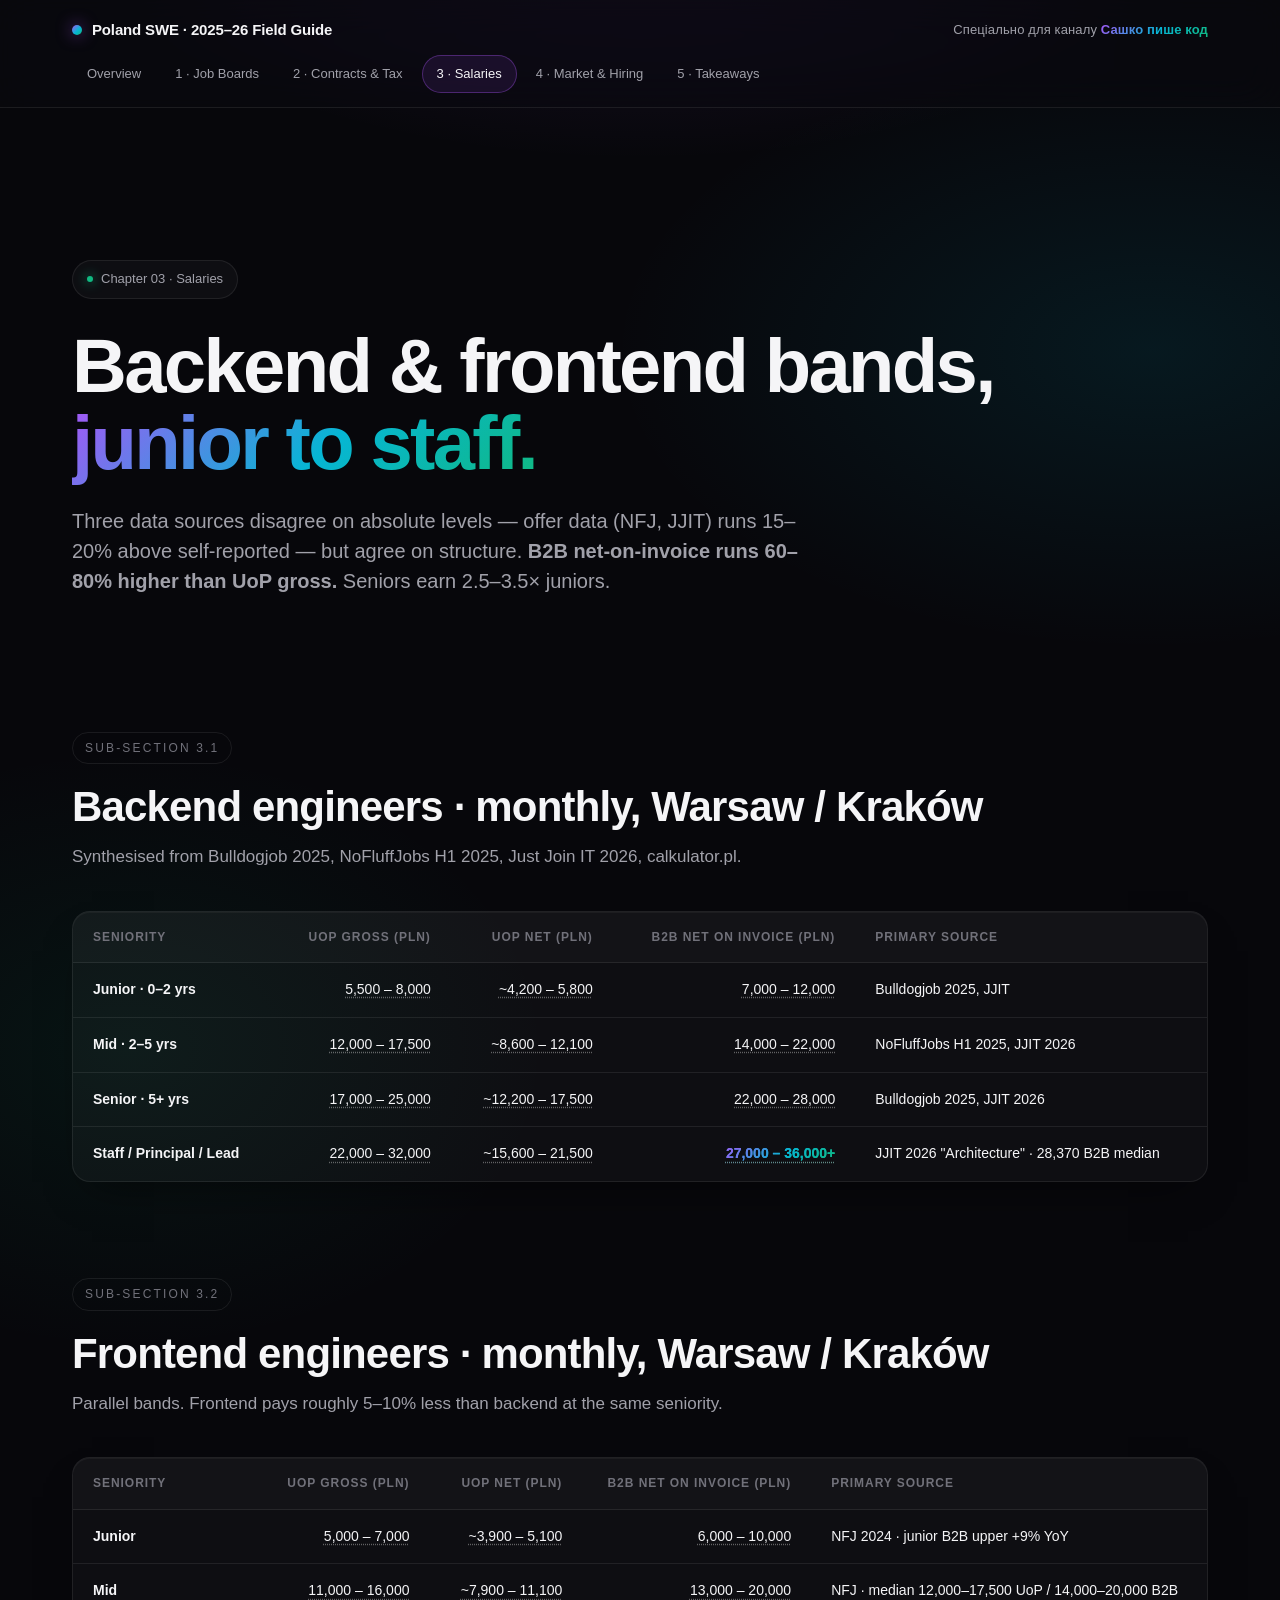
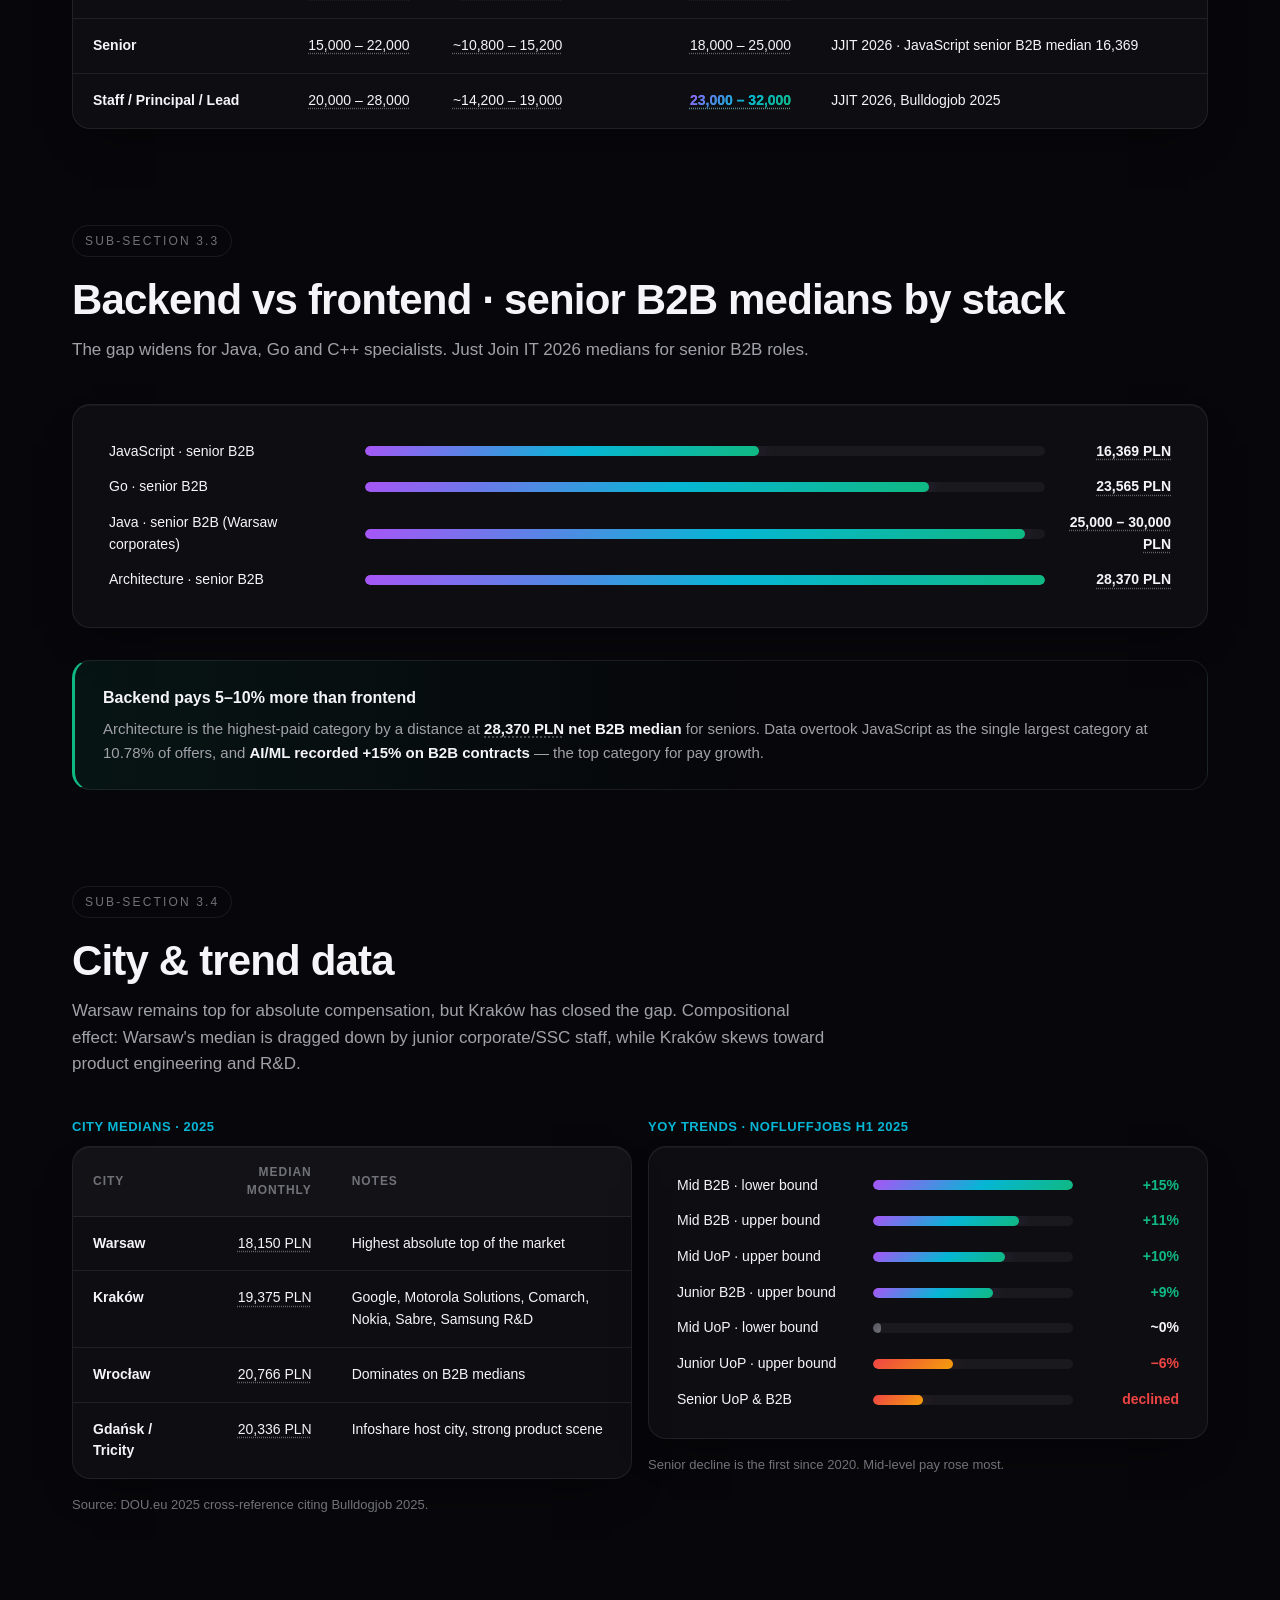
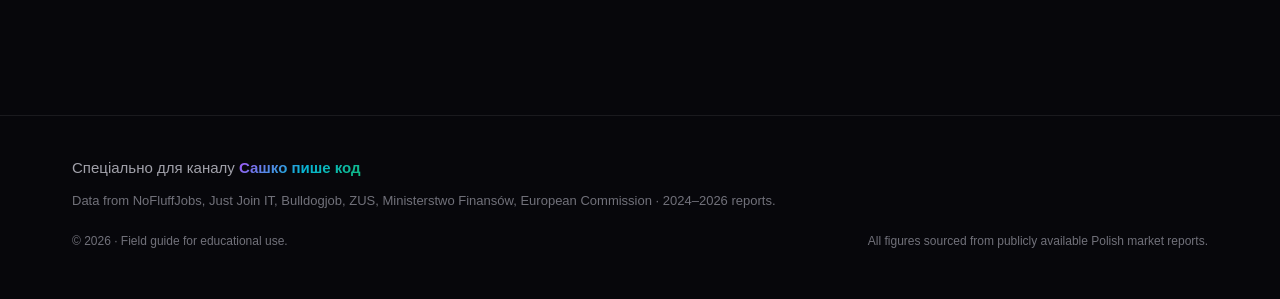
<file: 03-salaries.html>
<!doctype html>
<html lang="en">
<head>
  <meta charset="utf-8" />
  <title>03 · Salary ranges for backend &amp; frontend engineers</title>
  <meta name="viewport" content="width=1280" />
  <link rel="stylesheet" href="styles.css" />
</head>
<body>
  <header class="site-header">
    <div class="site-header__inner">
      <div class="site-header__top">
        <div class="wordmark">
          <span class="wordmark__dot"></span>
          <span>Poland SWE &middot; 2025–26 Field Guide</span>
        </div>
        <div class="channel-tag">
          Спеціально для каналу
          <a class="channel-link" href="https://www.youtube.com/@dev.sashko" target="_blank" rel="noopener">Сашко пише код</a>
        </div>
      </div>
      <nav class="site-nav">
        <a class="site-nav__link" href="index.html">Overview</a>
        <a class="site-nav__link" href="01-job-boards.html">1 · Job Boards</a>
        <a class="site-nav__link" href="02-contracts-tax.html">2 · Contracts &amp; Tax</a>
        <a class="site-nav__link is-active" href="03-salaries.html">3 · Salaries</a>
        <a class="site-nav__link" href="04-market-conditions.html">4 · Market &amp; Hiring</a>
        <a class="site-nav__link" href="05-takeaways.html">5 · Takeaways</a>
      </nav>
    </div>
  </header>

  <main>
    <section class="hero" style="padding-bottom: 40px;">
      <span class="hero__eyebrow"><span class="dot"></span> Chapter 03 · Salaries</span>
      <h1 class="hero__title">
        Backend &amp; frontend bands, <span class="grad">junior to staff.</span>
      </h1>
      <p class="hero__sub">
        Three data sources disagree on absolute levels — offer data (NFJ, JJIT) runs 15–20% above self-reported — but agree on structure. <strong>B2B net-on-invoice runs 60–80% higher than UoP gross.</strong> Seniors earn 2.5–3.5× juniors.
      </p>
    </section>

    <section class="section">
      <div class="section-head">
        <span class="section__eyebrow">Sub-section 3.1</span>
        <h2 class="section__title">Backend engineers · monthly, Warsaw / Kraków</h2>
        <p class="section__sub">Synthesised from Bulldogjob 2025, NoFluffJobs H1 2025, Just Join IT 2026, calkulator.pl.</p>
      </div>

      <div class="table-wrap">
        <table class="data">
          <thead>
            <tr>
              <th>Seniority</th>
              <th class="num">UoP gross (PLN)</th>
              <th class="num">UoP net (PLN)</th>
              <th class="num">B2B net on invoice (PLN)</th>
              <th>Primary source</th>
            </tr>
          </thead>
          <tbody>
            <tr>
              <td class="row-name">Junior · 0–2 yrs</td>
              <td class="num"><span class="pln-tip" data-pln-range="5500-8000">5,500 – 8,000</span></td>
              <td class="num"><span class="pln-tip" data-pln-range="4200-5800">~4,200 – 5,800</span></td>
              <td class="num"><span class="pln-tip" data-pln-range="7000-12000">7,000 – 12,000</span></td>
              <td>Bulldogjob 2025, JJIT</td>
            </tr>
            <tr>
              <td class="row-name">Mid · 2–5 yrs</td>
              <td class="num"><span class="pln-tip" data-pln-range="12000-17500">12,000 – 17,500</span></td>
              <td class="num"><span class="pln-tip" data-pln-range="8600-12100">~8,600 – 12,100</span></td>
              <td class="num"><span class="pln-tip" data-pln-range="14000-22000">14,000 – 22,000</span></td>
              <td>NoFluffJobs H1 2025, JJIT 2026</td>
            </tr>
            <tr>
              <td class="row-name">Senior · 5+ yrs</td>
              <td class="num"><span class="pln-tip" data-pln-range="17000-25000">17,000 – 25,000</span></td>
              <td class="num"><span class="pln-tip" data-pln-range="12200-17500">~12,200 – 17,500</span></td>
              <td class="num"><span class="pln-tip" data-pln-range="22000-28000">22,000 – 28,000</span></td>
              <td>Bulldogjob 2025, JJIT 2026</td>
            </tr>
            <tr>
              <td class="row-name">Staff / Principal / Lead</td>
              <td class="num"><span class="pln-tip" data-pln-range="22000-32000">22,000 – 32,000</span></td>
              <td class="num"><span class="pln-tip" data-pln-range="15600-21500">~15,600 – 21,500</span></td>
              <td class="num strong text-grad"><span class="pln-tip" data-pln-range="27000-36000">27,000 – 36,000+</span></td>
              <td>JJIT 2026 "Architecture" · 28,370 B2B median</td>
            </tr>
          </tbody>
        </table>
      </div>
    </section>

    <section class="section">
      <div class="section-head">
        <span class="section__eyebrow">Sub-section 3.2</span>
        <h2 class="section__title">Frontend engineers · monthly, Warsaw / Kraków</h2>
        <p class="section__sub">Parallel bands. Frontend pays roughly 5–10% less than backend at the same seniority.</p>
      </div>

      <div class="table-wrap">
        <table class="data">
          <thead>
            <tr>
              <th>Seniority</th>
              <th class="num">UoP gross (PLN)</th>
              <th class="num">UoP net (PLN)</th>
              <th class="num">B2B net on invoice (PLN)</th>
              <th>Primary source</th>
            </tr>
          </thead>
          <tbody>
            <tr>
              <td class="row-name">Junior</td>
              <td class="num"><span class="pln-tip" data-pln-range="5000-7000">5,000 – 7,000</span></td>
              <td class="num"><span class="pln-tip" data-pln-range="3900-5100">~3,900 – 5,100</span></td>
              <td class="num"><span class="pln-tip" data-pln-range="6000-10000">6,000 – 10,000</span></td>
              <td>NFJ 2024 · junior B2B upper +9% YoY</td>
            </tr>
            <tr>
              <td class="row-name">Mid</td>
              <td class="num"><span class="pln-tip" data-pln-range="11000-16000">11,000 – 16,000</span></td>
              <td class="num"><span class="pln-tip" data-pln-range="7900-11100">~7,900 – 11,100</span></td>
              <td class="num"><span class="pln-tip" data-pln-range="13000-20000">13,000 – 20,000</span></td>
              <td>NFJ · median 12,000–17,500 UoP / 14,000–20,000 B2B</td>
            </tr>
            <tr>
              <td class="row-name">Senior</td>
              <td class="num"><span class="pln-tip" data-pln-range="15000-22000">15,000 – 22,000</span></td>
              <td class="num"><span class="pln-tip" data-pln-range="10800-15200">~10,800 – 15,200</span></td>
              <td class="num"><span class="pln-tip" data-pln-range="18000-25000">18,000 – 25,000</span></td>
              <td>JJIT 2026 · JavaScript senior B2B median 16,369</td>
            </tr>
            <tr>
              <td class="row-name">Staff / Principal / Lead</td>
              <td class="num"><span class="pln-tip" data-pln-range="20000-28000">20,000 – 28,000</span></td>
              <td class="num"><span class="pln-tip" data-pln-range="14200-19000">~14,200 – 19,000</span></td>
              <td class="num strong text-grad"><span class="pln-tip" data-pln-range="23000-32000">23,000 – 32,000</span></td>
              <td>JJIT 2026, Bulldogjob 2025</td>
            </tr>
          </tbody>
        </table>
      </div>
    </section>

    <section class="section">
      <div class="section-head">
        <span class="section__eyebrow">Sub-section 3.3</span>
        <h2 class="section__title">Backend vs frontend · senior B2B medians by stack</h2>
        <p class="section__sub">The gap widens for Java, Go and C++ specialists. Just Join IT 2026 medians for senior B2B roles.</p>
      </div>

      <div class="card" style="padding: 36px;">
        <div class="bars">
          <div class="bar bar--wide">
            <div class="bar__label">JavaScript · senior B2B</div>
            <div class="bar__track"><div class="bar__fill" style="width: 58%;"></div></div>
            <div class="bar__value"><span class="pln-tip" data-pln="16369">16,369 PLN</span></div>
          </div>
          <div class="bar bar--wide">
            <div class="bar__label">Go · senior B2B</div>
            <div class="bar__track"><div class="bar__fill" style="width: 83%;"></div></div>
            <div class="bar__value"><span class="pln-tip" data-pln="23565">23,565 PLN</span></div>
          </div>
          <div class="bar bar--wide">
            <div class="bar__label">Java · senior B2B (Warsaw corporates)</div>
            <div class="bar__track"><div class="bar__fill" style="width: 97%;"></div></div>
            <div class="bar__value"><span class="pln-tip" data-pln-range="25000-30000">25,000 – 30,000 PLN</span></div>
          </div>
          <div class="bar bar--wide">
            <div class="bar__label">Architecture · senior B2B</div>
            <div class="bar__track"><div class="bar__fill" style="width: 100%;"></div></div>
            <div class="bar__value"><span class="pln-tip" data-pln="28370">28,370 PLN</span></div>
          </div>
        </div>
      </div>

      <div class="callout callout--mint">
        <div class="callout__title">Backend pays 5–10% more than frontend</div>
        Architecture is the highest-paid category by a distance at <strong><span class="pln-tip" data-pln="28370">28,370 PLN</span> net B2B median</strong> for seniors. Data overtook JavaScript as the single largest category at 10.78% of offers, and <strong>AI/ML recorded +15% on B2B contracts</strong> — the top category for pay growth.
      </div>
    </section>

    <section class="section">
      <div class="section-head">
        <span class="section__eyebrow">Sub-section 3.4</span>
        <h2 class="section__title">City &amp; trend data</h2>
        <p class="section__sub">Warsaw remains top for absolute compensation, but Kraków has closed the gap. Compositional effect: Warsaw's median is dragged down by junior corporate/SSC staff, while Kraków skews toward product engineering and R&amp;D.</p>
      </div>

      <div class="col-grid col-grid--2">
        <div>
          <div class="subsection__kicker" style="margin-top:0;">City medians · 2025</div>
          <div class="table-wrap">
            <table class="data">
              <thead>
                <tr>
                  <th>City</th>
                  <th class="num">Median monthly</th>
                  <th>Notes</th>
                </tr>
              </thead>
              <tbody>
                <tr>
                  <td class="row-name">Warsaw</td>
                  <td class="num"><span class="pln-tip" data-pln="18150">18,150 PLN</span></td>
                  <td>Highest absolute top of the market</td>
                </tr>
                <tr>
                  <td class="row-name">Kraków</td>
                  <td class="num"><span class="pln-tip" data-pln="19375">19,375 PLN</span></td>
                  <td>Google, Motorola Solutions, Comarch, Nokia, Sabre, Samsung R&amp;D</td>
                </tr>
                <tr>
                  <td class="row-name">Wrocław</td>
                  <td class="num"><span class="pln-tip" data-pln="20766">20,766 PLN</span></td>
                  <td>Dominates on B2B medians</td>
                </tr>
                <tr>
                  <td class="row-name">Gdańsk / Tricity</td>
                  <td class="num"><span class="pln-tip" data-pln="20336">20,336 PLN</span></td>
                  <td>Infoshare host city, strong product scene</td>
                </tr>
              </tbody>
            </table>
          </div>
          <p class="text-muted" style="font-size:13px;margin-top:16px;">Source: DOU.eu 2025 cross-reference citing Bulldogjob 2025.</p>
        </div>

        <div>
          <div class="subsection__kicker" style="margin-top:0;">YoY trends · NoFluffJobs H1 2025</div>
          <div class="card" style="padding: 28px;">
            <div class="bars">
              <div class="bar">
                <div class="bar__label">Mid B2B · lower bound</div>
                <div class="bar__track"><div class="bar__fill" style="width: 100%;"></div></div>
                <div class="bar__value bar__value--up">+15%</div>
              </div>
              <div class="bar">
                <div class="bar__label">Mid B2B · upper bound</div>
                <div class="bar__track"><div class="bar__fill" style="width: 73%;"></div></div>
                <div class="bar__value bar__value--up">+11%</div>
              </div>
              <div class="bar">
                <div class="bar__label">Mid UoP · upper bound</div>
                <div class="bar__track"><div class="bar__fill" style="width: 66%;"></div></div>
                <div class="bar__value bar__value--up">+10%</div>
              </div>
              <div class="bar">
                <div class="bar__label">Junior B2B · upper bound</div>
                <div class="bar__track"><div class="bar__fill" style="width: 60%;"></div></div>
                <div class="bar__value bar__value--up">+9%</div>
              </div>
              <div class="bar">
                <div class="bar__label">Mid UoP · lower bound</div>
                <div class="bar__track"><div class="bar__fill bar__fill--flat" style="width: 4%;"></div></div>
                <div class="bar__value">~0%</div>
              </div>
              <div class="bar">
                <div class="bar__label">Junior UoP · upper bound</div>
                <div class="bar__track"><div class="bar__fill bar__fill--down" style="width: 40%;"></div></div>
                <div class="bar__value bar__value--down">−6%</div>
              </div>
              <div class="bar">
                <div class="bar__label">Senior UoP &amp; B2B</div>
                <div class="bar__track"><div class="bar__fill bar__fill--down" style="width: 25%;"></div></div>
                <div class="bar__value bar__value--down">declined</div>
              </div>
            </div>
          </div>
          <p class="text-muted" style="font-size:13px;margin-top:16px;">Senior decline is the first since 2020. Mid-level pay rose most.</p>
        </div>
      </div>
    </section>
  </main>

  <footer class="site-footer">
    <div class="site-footer__inner">
      <div class="site-footer__tag">
        Спеціально для каналу
        <a class="channel-link" href="https://www.youtube.com/@dev.sashko" target="_blank" rel="noopener">Сашко пише код</a>
      </div>
      <div class="site-footer__meta">
        Data from NoFluffJobs, Just Join IT, Bulldogjob, ZUS, Ministerstwo Finansów, European Commission · 2024–2026 reports.
      </div>
      <div class="site-footer__foot">
        <span>© 2026 · Field guide for educational use.</span>
        <span>All figures sourced from publicly available Polish market reports.</span>
      </div>
    </div>
  </footer>
  <script src="pln-tip.js" defer></script>
</body>
</html>
</file>
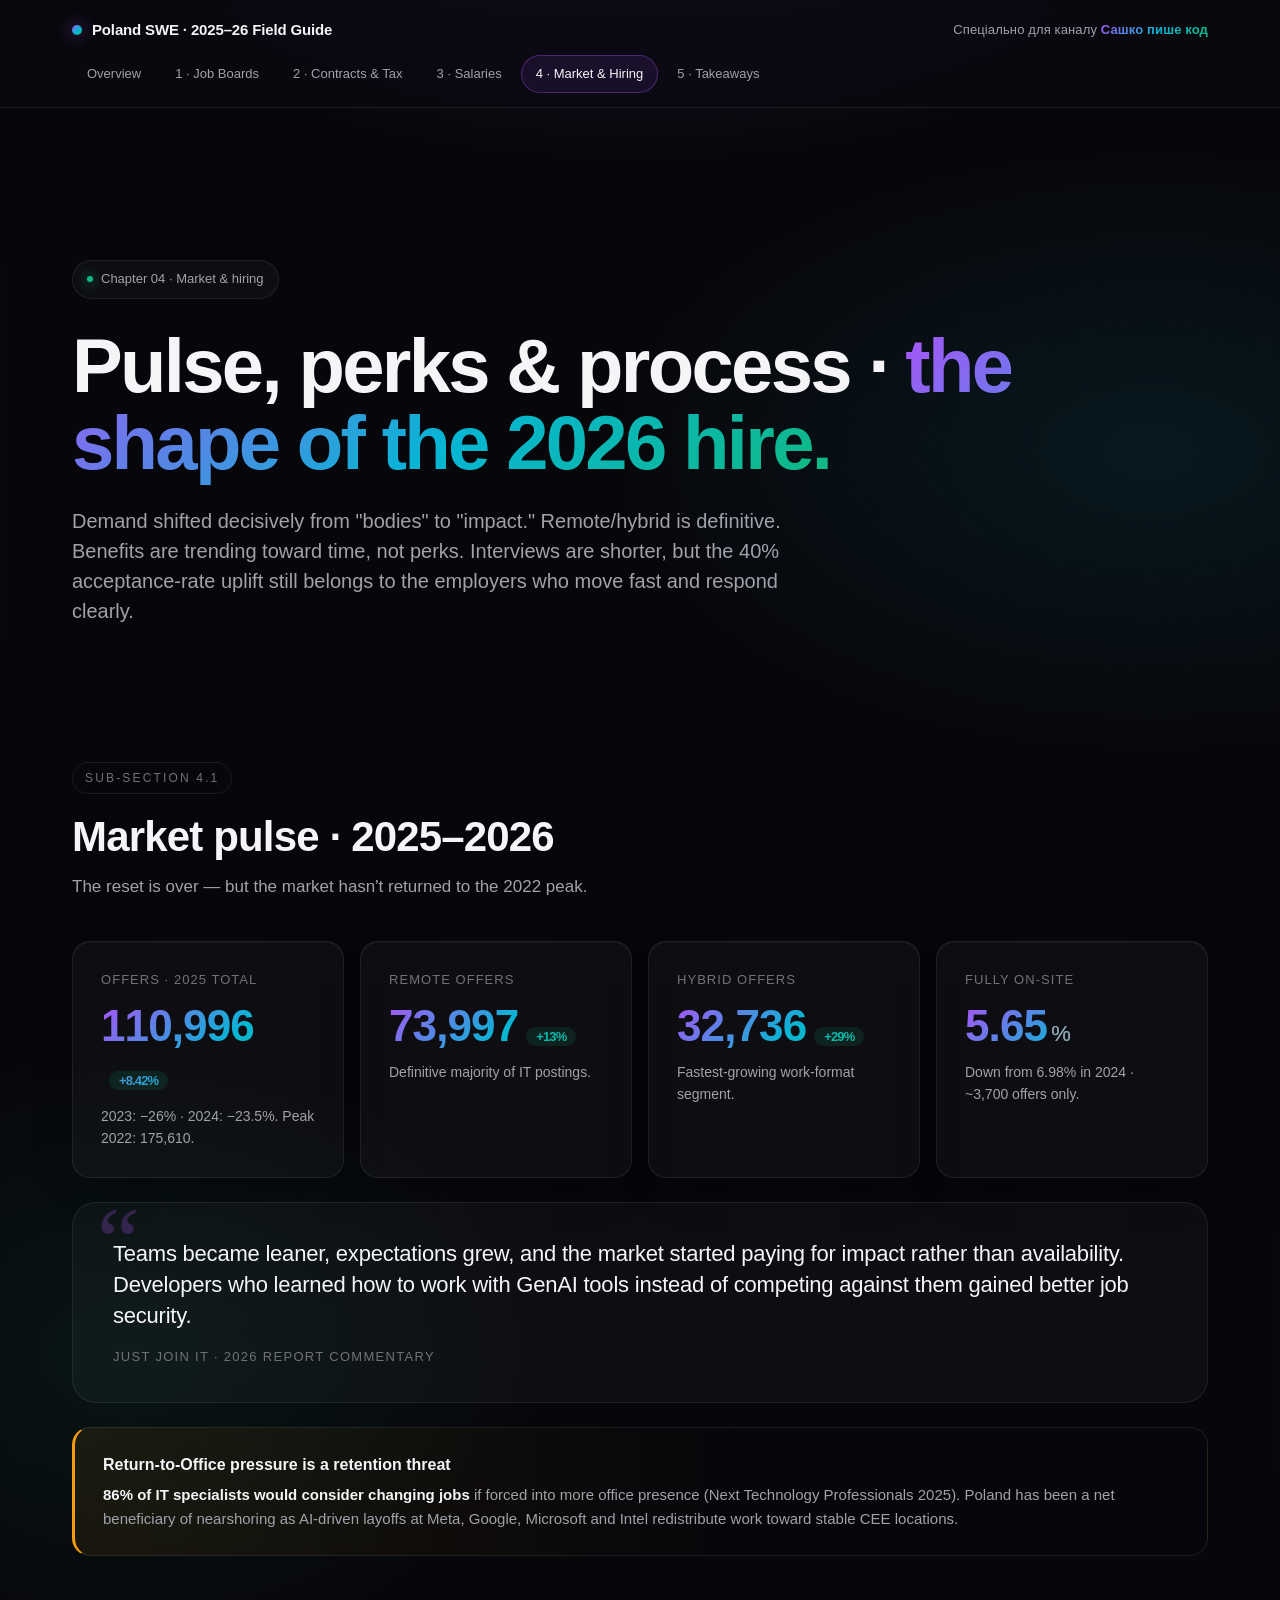
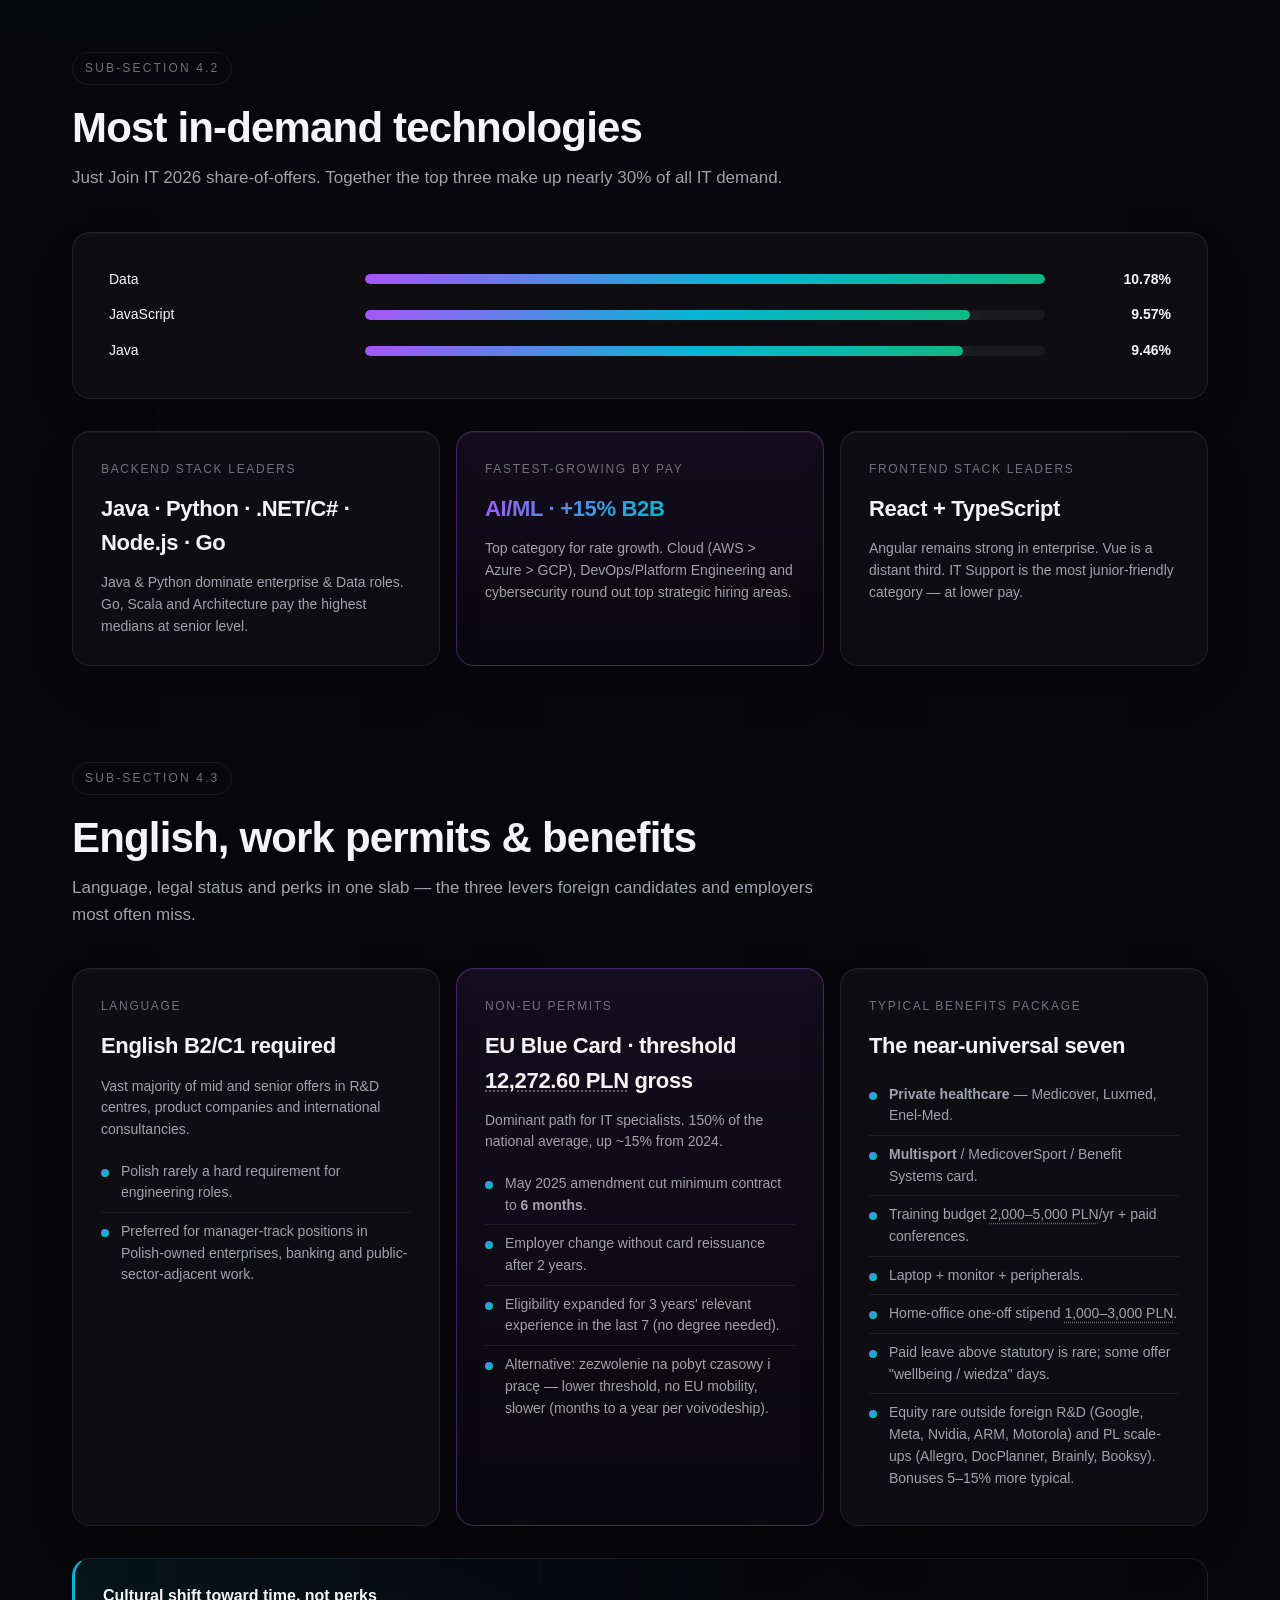
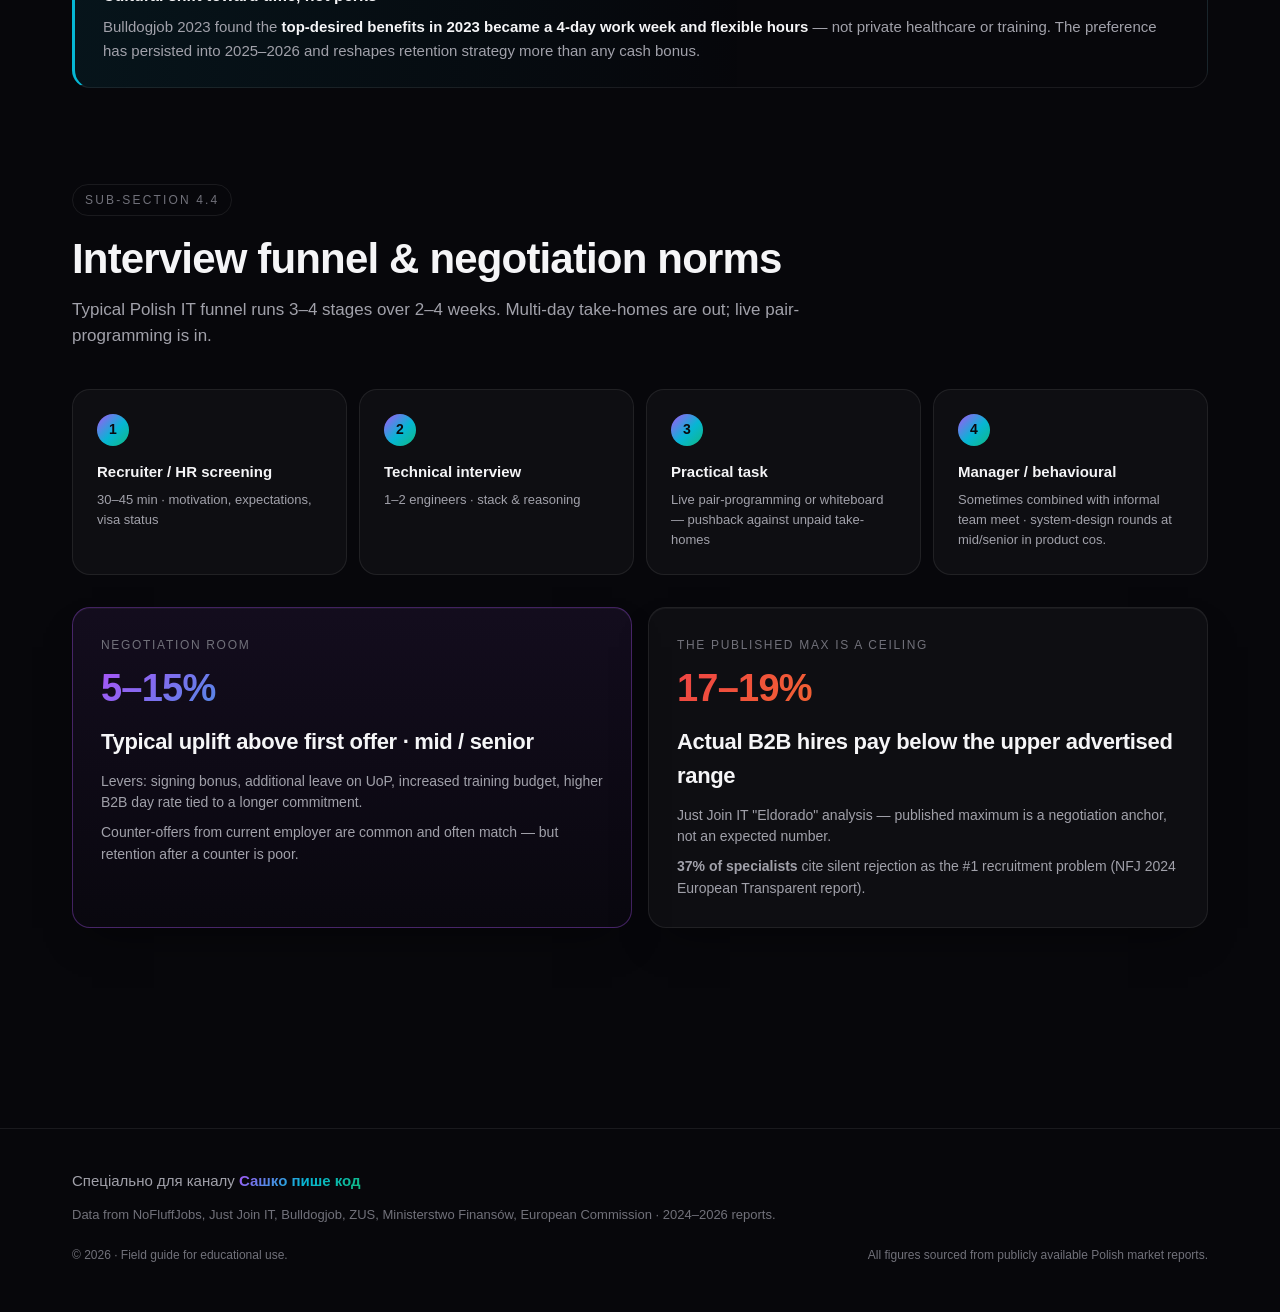
<file: 04-market-conditions.html>
<!doctype html>
<html lang="en">
<head>
  <meta charset="utf-8" />
  <title>04 · Market conditions, benefits, interviews &amp; negotiation</title>
  <meta name="viewport" content="width=1280" />
  <link rel="stylesheet" href="styles.css" />
</head>
<body>
  <header class="site-header">
    <div class="site-header__inner">
      <div class="site-header__top">
        <div class="wordmark">
          <span class="wordmark__dot"></span>
          <span>Poland SWE &middot; 2025–26 Field Guide</span>
        </div>
        <div class="channel-tag">
          Спеціально для каналу
          <a class="channel-link" href="https://www.youtube.com/@dev.sashko" target="_blank" rel="noopener">Сашко пише код</a>
        </div>
      </div>
      <nav class="site-nav">
        <a class="site-nav__link" href="index.html">Overview</a>
        <a class="site-nav__link" href="01-job-boards.html">1 · Job Boards</a>
        <a class="site-nav__link" href="02-contracts-tax.html">2 · Contracts &amp; Tax</a>
        <a class="site-nav__link" href="03-salaries.html">3 · Salaries</a>
        <a class="site-nav__link is-active" href="04-market-conditions.html">4 · Market &amp; Hiring</a>
        <a class="site-nav__link" href="05-takeaways.html">5 · Takeaways</a>
      </nav>
    </div>
  </header>

  <main>
    <section class="hero" style="padding-bottom: 40px;">
      <span class="hero__eyebrow"><span class="dot"></span> Chapter 04 · Market &amp; hiring</span>
      <h1 class="hero__title">
        Pulse, perks &amp; process · <span class="grad">the shape of the 2026 hire.</span>
      </h1>
      <p class="hero__sub">
        Demand shifted decisively from "bodies" to "impact." Remote/hybrid is definitive. Benefits are trending toward time, not perks. Interviews are shorter, but the 40% acceptance-rate uplift still belongs to the employers who move fast and respond clearly.
      </p>
    </section>

    <section class="section">
      <div class="section-head">
        <span class="section__eyebrow">Sub-section 4.1</span>
        <h2 class="section__title">Market pulse · 2025–2026</h2>
        <p class="section__sub">The reset is over — but the market hasn't returned to the 2022 peak.</p>
      </div>

      <div class="stat-grid stat-grid--6" style="grid-template-columns: repeat(4, 1fr);">
        <div class="stat">
          <div class="stat__label">Offers · 2025 total</div>
          <div class="stat__value">110,996<span class="stat__delta stat__delta--up">+8.42%</span></div>
          <div class="stat__hint">2023: −26% · 2024: −23.5%. Peak 2022: 175,610.</div>
        </div>
        <div class="stat">
          <div class="stat__label">Remote offers</div>
          <div class="stat__value">73,997<span class="stat__delta stat__delta--up">+13%</span></div>
          <div class="stat__hint">Definitive majority of IT postings.</div>
        </div>
        <div class="stat">
          <div class="stat__label">Hybrid offers</div>
          <div class="stat__value">32,736<span class="stat__delta stat__delta--up">+29%</span></div>
          <div class="stat__hint">Fastest-growing work-format segment.</div>
        </div>
        <div class="stat">
          <div class="stat__label">Fully on-site</div>
          <div class="stat__value">5.65<span class="stat__unit">%</span></div>
          <div class="stat__hint">Down from 6.98% in 2024 · ~3,700 offers only.</div>
        </div>
      </div>

      <div class="quote">
        Teams became leaner, expectations grew, and the market started paying for impact rather than availability. Developers who learned how to work with GenAI tools instead of competing against them gained better job security.
        <div class="quote__cite">Just Join IT · 2026 report commentary</div>
      </div>

      <div class="callout callout--warm mt-24">
        <div class="callout__title">Return-to-Office pressure is a retention threat</div>
        <strong>86% of IT specialists would consider changing jobs</strong> if forced into more office presence (Next Technology Professionals 2025). Poland has been a net beneficiary of nearshoring as AI-driven layoffs at Meta, Google, Microsoft and Intel redistribute work toward stable CEE locations.
      </div>
    </section>

    <section class="section">
      <div class="section-head">
        <span class="section__eyebrow">Sub-section 4.2</span>
        <h2 class="section__title">Most in-demand technologies</h2>
        <p class="section__sub">Just Join IT 2026 share-of-offers. Together the top three make up nearly 30% of all IT demand.</p>
      </div>

      <div class="card" style="padding: 36px;">
        <div class="bars">
          <div class="bar bar--wide">
            <div class="bar__label">Data</div>
            <div class="bar__track"><div class="bar__fill" style="width: 100%;"></div></div>
            <div class="bar__value">10.78%</div>
          </div>
          <div class="bar bar--wide">
            <div class="bar__label">JavaScript</div>
            <div class="bar__track"><div class="bar__fill" style="width: 89%;"></div></div>
            <div class="bar__value">9.57%</div>
          </div>
          <div class="bar bar--wide">
            <div class="bar__label">Java</div>
            <div class="bar__track"><div class="bar__fill" style="width: 88%;"></div></div>
            <div class="bar__value">9.46%</div>
          </div>
        </div>
      </div>

      <div class="col-grid col-grid--3 mt-32">
        <div class="card">
          <div class="card__kicker">Backend stack leaders</div>
          <div class="card__title">Java · Python · .NET/C# · Node.js · Go</div>
          <p class="text-dim" style="font-size:14px;">Java &amp; Python dominate enterprise &amp; Data roles. Go, Scala and Architecture pay the highest medians at senior level.</p>
        </div>
        <div class="card card--accent">
          <div class="card__kicker">Fastest-growing by pay</div>
          <div class="card__title text-grad">AI/ML · +15% B2B</div>
          <p class="text-dim" style="font-size:14px;">Top category for rate growth. Cloud (AWS &gt; Azure &gt; GCP), DevOps/Platform Engineering and cybersecurity round out top strategic hiring areas.</p>
        </div>
        <div class="card">
          <div class="card__kicker">Frontend stack leaders</div>
          <div class="card__title">React + TypeScript</div>
          <p class="text-dim" style="font-size:14px;">Angular remains strong in enterprise. Vue is a distant third. IT Support is the most junior-friendly category — at lower pay.</p>
        </div>
      </div>
    </section>

    <section class="section">
      <div class="section-head">
        <span class="section__eyebrow">Sub-section 4.3</span>
        <h2 class="section__title">English, work permits &amp; benefits</h2>
        <p class="section__sub">Language, legal status and perks in one slab — the three levers foreign candidates and employers most often miss.</p>
      </div>

      <div class="col-grid col-grid--3">
        <div class="card">
          <div class="card__kicker">Language</div>
          <div class="card__title">English B2/C1 required</div>
          <p class="text-dim" style="font-size:14px;">Vast majority of mid and senior offers in R&amp;D centres, product companies and international consultancies.</p>
          <ul>
            <li>Polish rarely a hard requirement for engineering roles.</li>
            <li>Preferred for manager-track positions in Polish-owned enterprises, banking and public-sector-adjacent work.</li>
          </ul>
        </div>

        <div class="card card--accent">
          <div class="card__kicker">Non-EU permits</div>
          <div class="card__title">EU Blue Card · threshold <span class="pln-tip" data-pln="12272.6">12,272.60 PLN</span> gross</div>
          <p class="text-dim" style="font-size:14px;margin-bottom:12px;">Dominant path for IT specialists. 150% of the national average, up ~15% from 2024.</p>
          <ul>
            <li>May 2025 amendment cut minimum contract to <strong>6 months</strong>.</li>
            <li>Employer change without card reissuance after 2 years.</li>
            <li>Eligibility expanded for 3 years' relevant experience in the last 7 (no degree needed).</li>
            <li>Alternative: zezwolenie na pobyt czasowy i pracę — lower threshold, no EU mobility, slower (months to a year per voivodeship).</li>
          </ul>
        </div>

        <div class="card">
          <div class="card__kicker">Typical benefits package</div>
          <div class="card__title">The near-universal seven</div>
          <ul>
            <li><strong>Private healthcare</strong> — Medicover, Luxmed, Enel-Med.</li>
            <li><strong>Multisport</strong> / MedicoverSport / Benefit Systems card.</li>
            <li>Training budget <span class="pln-tip" data-pln-range="2000-5000">2,000–5,000 PLN</span>/yr + paid conferences.</li>
            <li>Laptop + monitor + peripherals.</li>
            <li>Home-office one-off stipend <span class="pln-tip" data-pln-range="1000-3000">1,000–3,000 PLN</span>.</li>
            <li>Paid leave above statutory is rare; some offer "wellbeing / wiedza" days.</li>
            <li>Equity rare outside foreign R&amp;D (Google, Meta, Nvidia, ARM, Motorola) and PL scale-ups (Allegro, DocPlanner, Brainly, Booksy). Bonuses 5–15% more typical.</li>
          </ul>
        </div>
      </div>

      <div class="callout callout--cyan">
        <div class="callout__title">Cultural shift toward time, not perks</div>
        Bulldogjob 2023 found the <strong>top-desired benefits in 2023 became a 4-day work week and flexible hours</strong> — not private healthcare or training. The preference has persisted into 2025–2026 and reshapes retention strategy more than any cash bonus.
      </div>
    </section>

    <section class="section">
      <div class="section-head">
        <span class="section__eyebrow">Sub-section 4.4</span>
        <h2 class="section__title">Interview funnel &amp; negotiation norms</h2>
        <p class="section__sub">Typical Polish IT funnel runs 3–4 stages over 2–4 weeks. Multi-day take-homes are out; live pair-programming is in.</p>
      </div>

      <div class="steps">
        <div class="step">
          <div class="step__num">1</div>
          <div class="step__title">Recruiter / HR screening</div>
          <div class="step__meta">30–45 min · motivation, expectations, visa status</div>
        </div>
        <div class="step">
          <div class="step__num">2</div>
          <div class="step__title">Technical interview</div>
          <div class="step__meta">1–2 engineers · stack &amp; reasoning</div>
        </div>
        <div class="step">
          <div class="step__num">3</div>
          <div class="step__title">Practical task</div>
          <div class="step__meta">Live pair-programming or whiteboard — pushback against unpaid take-homes</div>
        </div>
        <div class="step">
          <div class="step__num">4</div>
          <div class="step__title">Manager / behavioural</div>
          <div class="step__meta">Sometimes combined with informal team meet · system-design rounds at mid/senior in product cos.</div>
        </div>
      </div>

      <div class="col-grid col-grid--2 mt-32">
        <div class="card card--accent">
          <div class="card__kicker">Negotiation room</div>
          <div class="card__big">5–15%</div>
          <div class="card__title">Typical uplift above first offer · mid / senior</div>
          <p class="text-dim" style="font-size:14px;">Levers: signing bonus, additional leave on UoP, increased training budget, higher B2B day rate tied to a longer commitment.</p>
          <p class="text-dim" style="font-size:14px; margin-top: 8px;">Counter-offers from current employer are common and often match — but retention after a counter is poor.</p>
        </div>
        <div class="card">
          <div class="card__kicker">The published max is a ceiling</div>
          <div class="card__big" style="background: linear-gradient(135deg, #ef4444, #f59e0b); -webkit-background-clip: text; background-clip: text; -webkit-text-fill-color: transparent;">17–19%</div>
          <div class="card__title">Actual B2B hires pay below the upper advertised range</div>
          <p class="text-dim" style="font-size:14px;">Just Join IT "Eldorado" analysis — published maximum is a negotiation anchor, not an expected number.</p>
          <p class="text-dim" style="font-size:14px; margin-top: 8px;"><strong>37% of specialists</strong> cite silent rejection as the #1 recruitment problem (NFJ 2024 European Transparent report).</p>
        </div>
      </div>
    </section>
  </main>

  <footer class="site-footer">
    <div class="site-footer__inner">
      <div class="site-footer__tag">
        Спеціально для каналу
        <a class="channel-link" href="https://www.youtube.com/@dev.sashko" target="_blank" rel="noopener">Сашко пише код</a>
      </div>
      <div class="site-footer__meta">
        Data from NoFluffJobs, Just Join IT, Bulldogjob, ZUS, Ministerstwo Finansów, European Commission · 2024–2026 reports.
      </div>
      <div class="site-footer__foot">
        <span>© 2026 · Field guide for educational use.</span>
        <span>All figures sourced from publicly available Polish market reports.</span>
      </div>
    </div>
  </footer>
  <script src="pln-tip.js" defer></script>
</body>
</html>
</file>
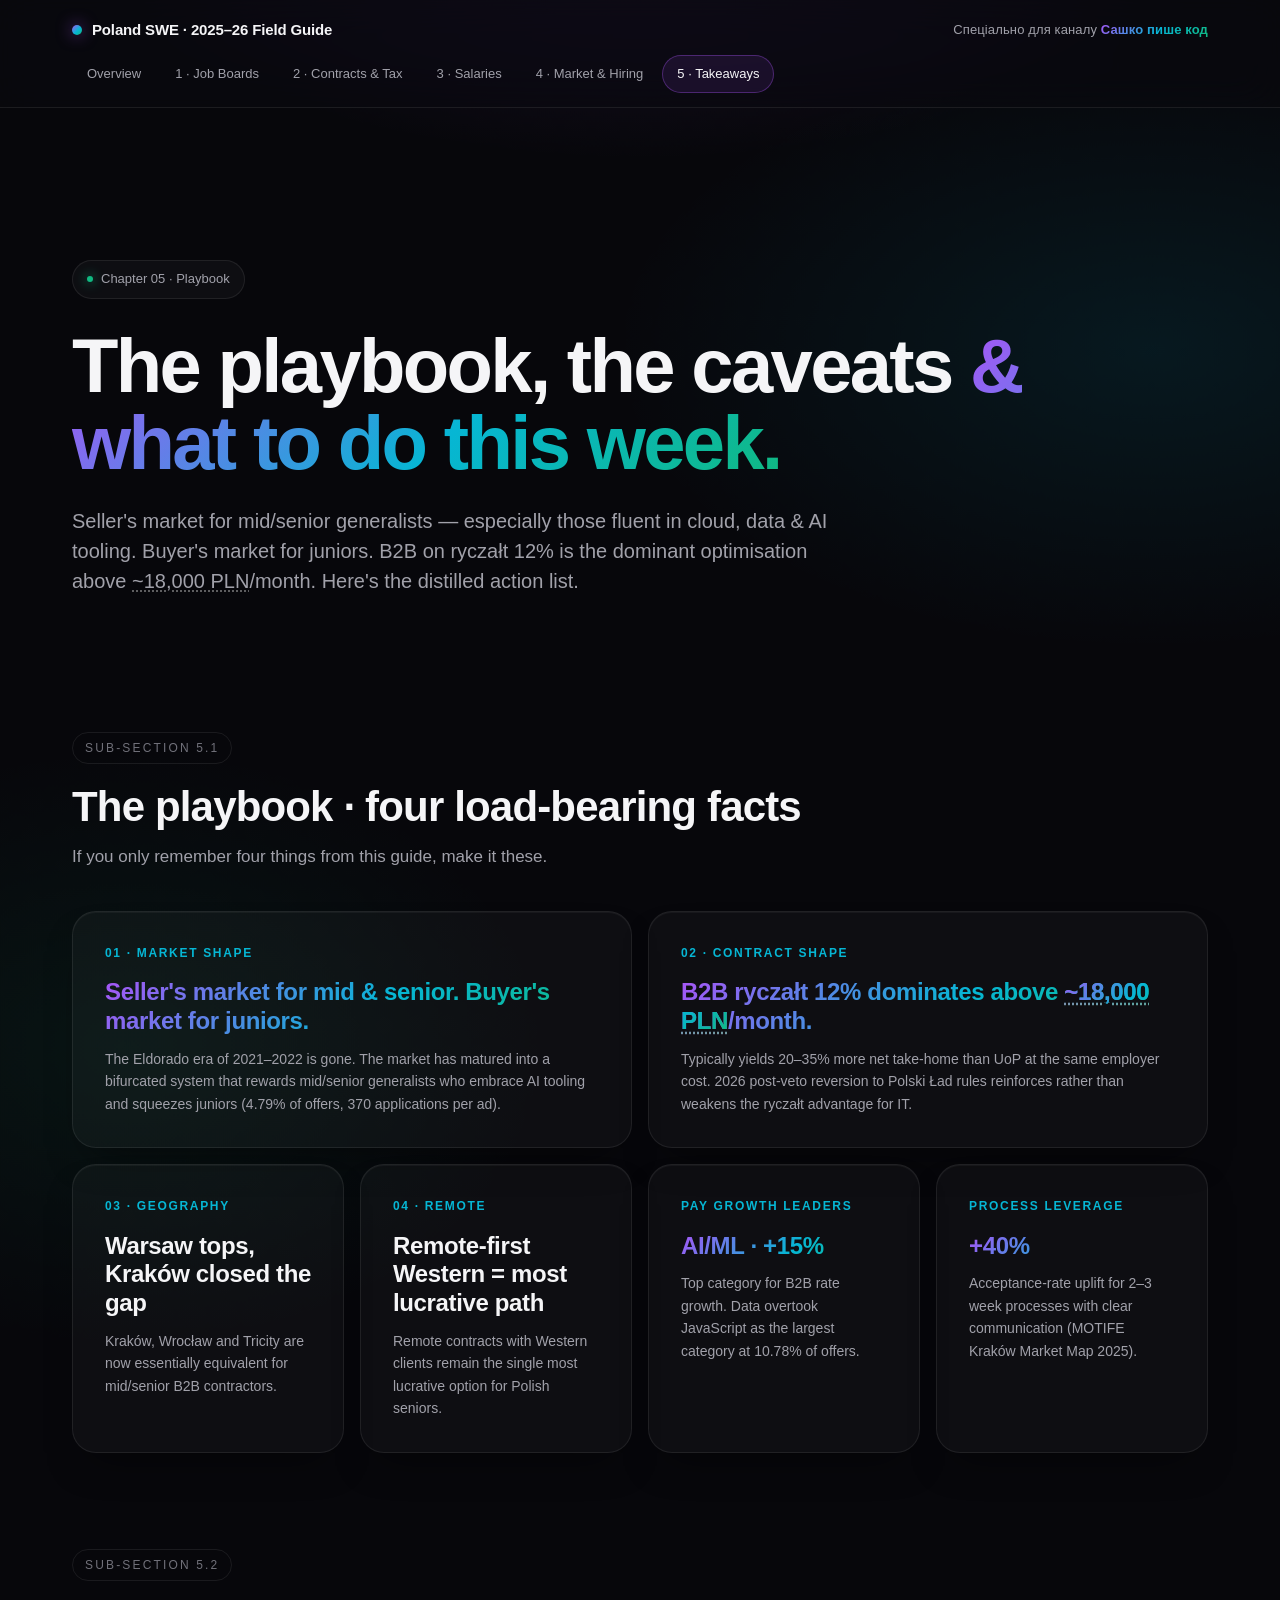
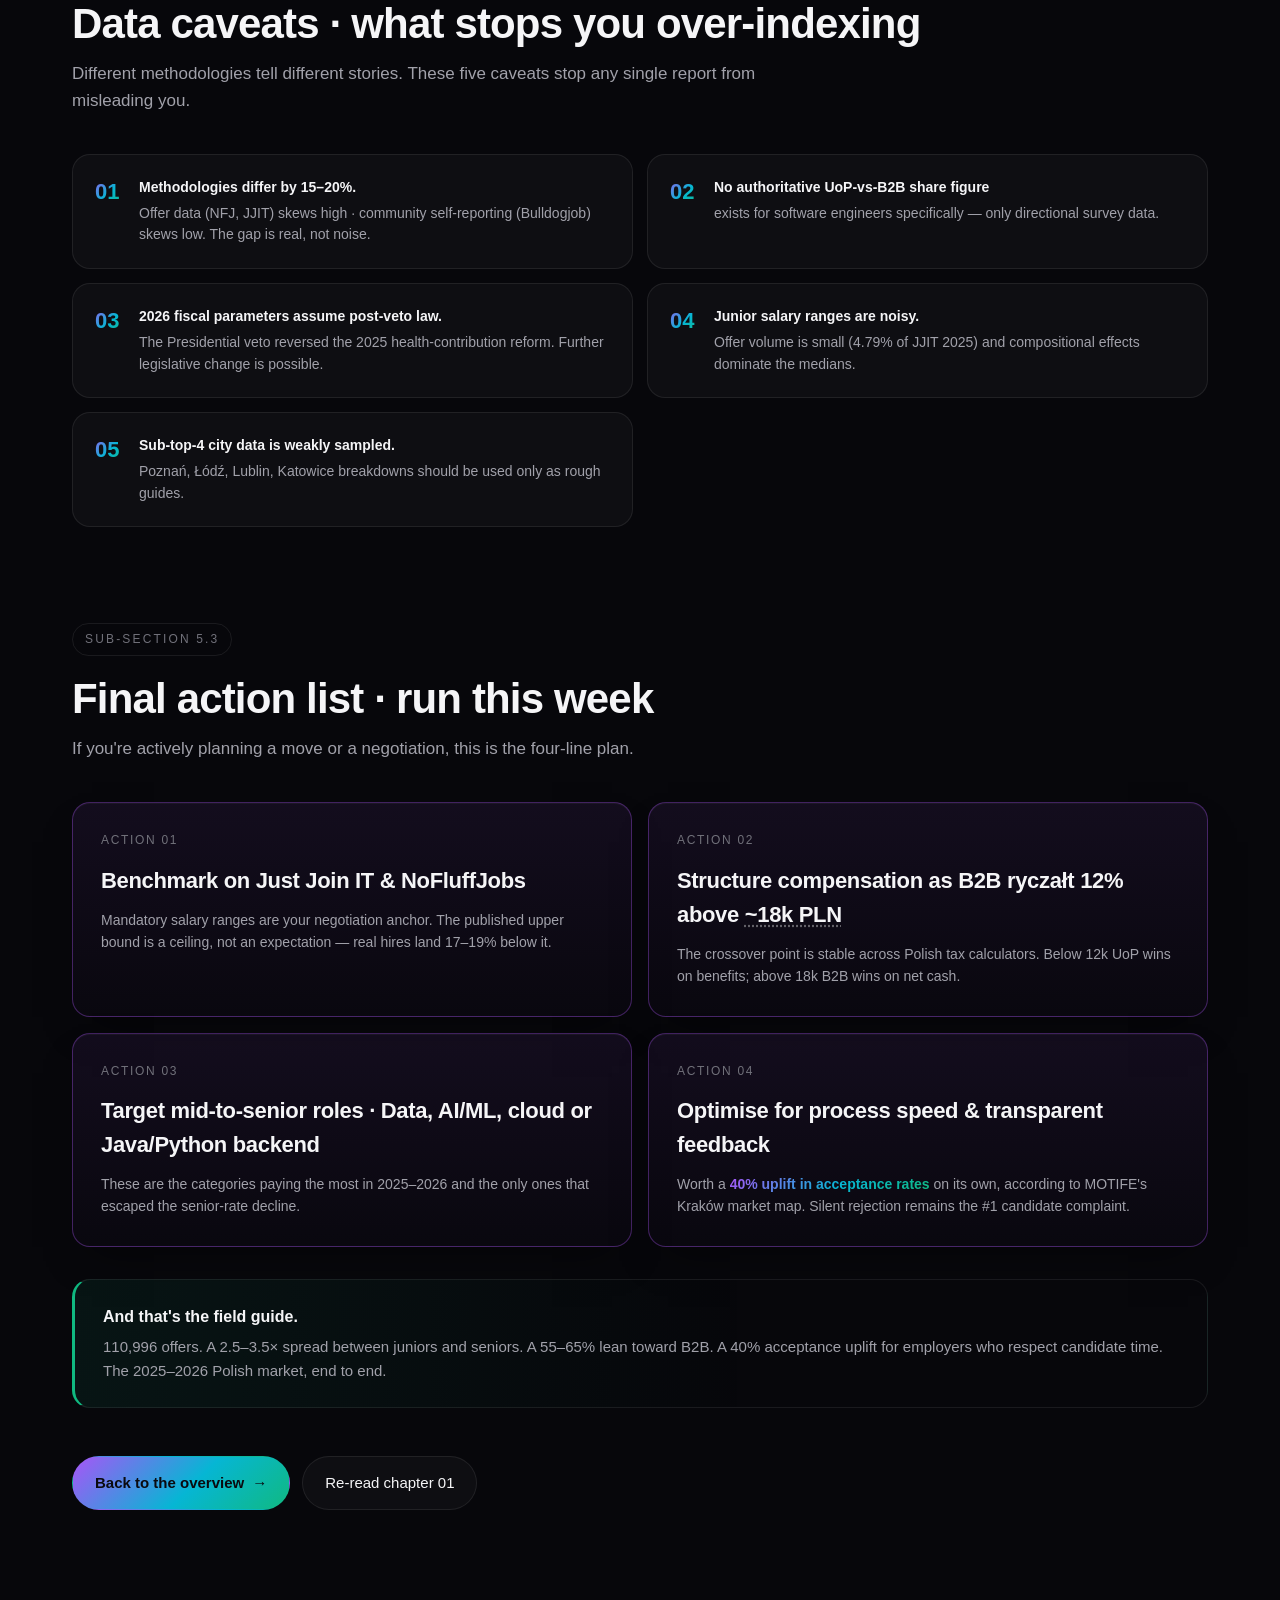
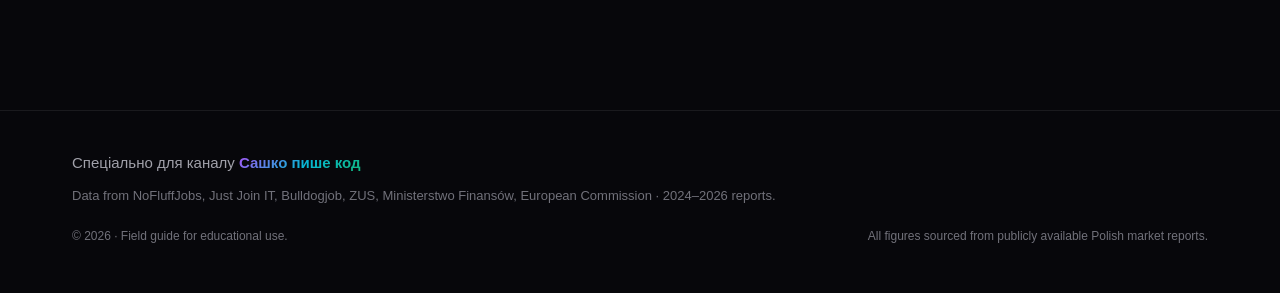
<file: 05-takeaways.html>
<!doctype html>
<html lang="en">
<head>
  <meta charset="utf-8" />
  <title>05 · Key takeaways and caveats</title>
  <meta name="viewport" content="width=1280" />
  <link rel="stylesheet" href="styles.css" />
</head>
<body>
  <header class="site-header">
    <div class="site-header__inner">
      <div class="site-header__top">
        <div class="wordmark">
          <span class="wordmark__dot"></span>
          <span>Poland SWE &middot; 2025–26 Field Guide</span>
        </div>
        <div class="channel-tag">
          Спеціально для каналу
          <a class="channel-link" href="https://www.youtube.com/@dev.sashko" target="_blank" rel="noopener">Сашко пише код</a>
        </div>
      </div>
      <nav class="site-nav">
        <a class="site-nav__link" href="index.html">Overview</a>
        <a class="site-nav__link" href="01-job-boards.html">1 · Job Boards</a>
        <a class="site-nav__link" href="02-contracts-tax.html">2 · Contracts &amp; Tax</a>
        <a class="site-nav__link" href="03-salaries.html">3 · Salaries</a>
        <a class="site-nav__link" href="04-market-conditions.html">4 · Market &amp; Hiring</a>
        <a class="site-nav__link is-active" href="05-takeaways.html">5 · Takeaways</a>
      </nav>
    </div>
  </header>

  <main>
    <section class="hero" style="padding-bottom: 40px;">
      <span class="hero__eyebrow"><span class="dot"></span> Chapter 05 · Playbook</span>
      <h1 class="hero__title">
        The playbook, the caveats <span class="grad">&amp; what to do this week.</span>
      </h1>
      <p class="hero__sub">
        Seller's market for mid/senior generalists — especially those fluent in cloud, data &amp; AI tooling. Buyer's market for juniors. B2B on ryczałt 12% is the dominant optimisation above <span class="pln-tip" data-pln="18000">~18,000 PLN</span>/month. Here's the distilled action list.
      </p>
    </section>

    <section class="section">
      <div class="section-head">
        <span class="section__eyebrow">Sub-section 5.1</span>
        <h2 class="section__title">The playbook · four load-bearing facts</h2>
        <p class="section__sub">If you only remember four things from this guide, make it these.</p>
      </div>

      <div class="bento">
        <div class="bento__item bento__item--wide">
          <div class="bento__kicker">01 · Market shape</div>
          <div class="bento__title text-grad">Seller's market for mid &amp; senior. Buyer's market for juniors.</div>
          <div class="bento__body">
            The Eldorado era of 2021–2022 is gone. The market has matured into a bifurcated system that rewards mid/senior generalists who embrace AI tooling and squeezes juniors (4.79% of offers, 370 applications per ad).
          </div>
        </div>
        <div class="bento__item bento__item--wide">
          <div class="bento__kicker">02 · Contract shape</div>
          <div class="bento__title text-grad">B2B ryczałt 12% dominates above <span class="pln-tip" data-pln="18000">~18,000 PLN</span>/month.</div>
          <div class="bento__body">
            Typically yields 20–35% more net take-home than UoP at the same employer cost. 2026 post-veto reversion to Polski Ład rules reinforces rather than weakens the ryczałt advantage for IT.
          </div>
        </div>
        <div class="bento__item">
          <div class="bento__kicker">03 · Geography</div>
          <div class="bento__title">Warsaw tops, Kraków closed the gap</div>
          <div class="bento__body">Kraków, Wrocław and Tricity are now essentially equivalent for mid/senior B2B contractors.</div>
        </div>
        <div class="bento__item">
          <div class="bento__kicker">04 · Remote</div>
          <div class="bento__title">Remote-first Western = most lucrative path</div>
          <div class="bento__body">Remote contracts with Western clients remain the single most lucrative option for Polish seniors.</div>
        </div>
        <div class="bento__item">
          <div class="bento__kicker">Pay growth leaders</div>
          <div class="bento__title text-grad">AI/ML · +15%</div>
          <div class="bento__body">Top category for B2B rate growth. Data overtook JavaScript as the largest category at 10.78% of offers.</div>
        </div>
        <div class="bento__item">
          <div class="bento__kicker">Process leverage</div>
          <div class="bento__title text-grad">+40%</div>
          <div class="bento__body">Acceptance-rate uplift for 2–3 week processes with clear communication (MOTIFE Kraków Market Map 2025).</div>
        </div>
      </div>
    </section>

    <section class="section">
      <div class="section-head">
        <span class="section__eyebrow">Sub-section 5.2</span>
        <h2 class="section__title">Data caveats · what stops you over-indexing</h2>
        <p class="section__sub">Different methodologies tell different stories. These five caveats stop any single report from misleading you.</p>
      </div>

      <ol class="caveats">
        <li>
          <strong>Methodologies differ by 15–20%.</strong>
          Offer data (NFJ, JJIT) skews high · community self-reporting (Bulldogjob) skews low. The gap is real, not noise.
        </li>
        <li>
          <strong>No authoritative UoP-vs-B2B share figure</strong>
          exists for software engineers specifically — only directional survey data.
        </li>
        <li>
          <strong>2026 fiscal parameters assume post-veto law.</strong>
          The Presidential veto reversed the 2025 health-contribution reform. Further legislative change is possible.
        </li>
        <li>
          <strong>Junior salary ranges are noisy.</strong>
          Offer volume is small (4.79% of JJIT 2025) and compositional effects dominate the medians.
        </li>
        <li>
          <strong>Sub-top-4 city data is weakly sampled.</strong>
          Poznań, Łódź, Lublin, Katowice breakdowns should be used only as rough guides.
        </li>
      </ol>
    </section>

    <section class="section">
      <div class="section-head">
        <span class="section__eyebrow">Sub-section 5.3</span>
        <h2 class="section__title">Final action list · run this week</h2>
        <p class="section__sub">If you're actively planning a move or a negotiation, this is the four-line plan.</p>
      </div>

      <div class="col-grid col-grid--2">
        <div class="card card--accent">
          <div class="card__kicker">Action 01</div>
          <div class="card__title">Benchmark on Just Join IT &amp; NoFluffJobs</div>
          <p class="text-dim" style="font-size:14px;">Mandatory salary ranges are your negotiation anchor. The published upper bound is a ceiling, not an expectation — real hires land 17–19% below it.</p>
        </div>
        <div class="card card--accent">
          <div class="card__kicker">Action 02</div>
          <div class="card__title">Structure compensation as B2B ryczałt 12% above <span class="pln-tip" data-pln="18000">~18k PLN</span></div>
          <p class="text-dim" style="font-size:14px;">The crossover point is stable across Polish tax calculators. Below 12k UoP wins on benefits; above 18k B2B wins on net cash.</p>
        </div>
        <div class="card card--accent">
          <div class="card__kicker">Action 03</div>
          <div class="card__title">Target mid-to-senior roles · Data, AI/ML, cloud or Java/Python backend</div>
          <p class="text-dim" style="font-size:14px;">These are the categories paying the most in 2025–2026 and the only ones that escaped the senior-rate decline.</p>
        </div>
        <div class="card card--accent">
          <div class="card__kicker">Action 04</div>
          <div class="card__title">Optimise for process speed &amp; transparent feedback</div>
          <p class="text-dim" style="font-size:14px;">Worth a <strong class="text-grad">40% uplift in acceptance rates</strong> on its own, according to MOTIFE's Kraków market map. Silent rejection remains the #1 candidate complaint.</p>
        </div>
      </div>

      <div class="callout callout--mint mt-32">
        <div class="callout__title">And that's the field guide.</div>
        110,996 offers. A 2.5–3.5× spread between juniors and seniors. A 55–65% lean toward B2B. A 40% acceptance uplift for employers who respect candidate time. The 2025–2026 Polish market, end to end.
      </div>

      <div class="hero__ctas" style="margin-top: 48px;">
        <a class="btn btn--primary" href="index.html">Back to the overview <span class="btn__arrow">→</span></a>
        <a class="btn" href="01-job-boards.html">Re-read chapter 01</a>
      </div>
    </section>
  </main>

  <footer class="site-footer">
    <div class="site-footer__inner">
      <div class="site-footer__tag">
        Спеціально для каналу
        <a class="channel-link" href="https://www.youtube.com/@dev.sashko" target="_blank" rel="noopener">Сашко пише код</a>
      </div>
      <div class="site-footer__meta">
        Data from NoFluffJobs, Just Join IT, Bulldogjob, ZUS, Ministerstwo Finansów, European Commission · 2024–2026 reports.
      </div>
      <div class="site-footer__foot">
        <span>© 2026 · Field guide for educational use.</span>
        <span>All figures sourced from publicly available Polish market reports.</span>
      </div>
    </div>
  </footer>
  <script src="pln-tip.js" defer></script>
</body>
</html>
</file>
<file: styles.css>
/* =========================================================
   Poland SWE Market 2025-2026 — shared design system
   Apple × modern-AI dark theme, desktop-only (1200px content)
   ========================================================= */

*,
*::before,
*::after {
  box-sizing: border-box;
  margin: 0;
  padding: 0;
}

:root {
  --bg: #07070b;
  --bg-elev: #0f0f15;
  --bg-card: rgba(255, 255, 255, 0.03);
  --border: rgba(255, 255, 255, 0.08);
  --border-strong: rgba(255, 255, 255, 0.14);
  --text: #f5f5f7;
  --text-dim: #a1a1aa;
  --text-muted: #71717a;

  --accent-1: #a855f7; /* violet */
  --accent-2: #06b6d4; /* cyan */
  --accent-3: #10b981; /* mint */
  --accent-warm: #f59e0b;
  --accent-danger: #ef4444;

  --grad: linear-gradient(135deg, #a855f7 0%, #06b6d4 55%, #10b981 100%);
  --grad-soft: linear-gradient(135deg, rgba(168, 85, 247, 0.18), rgba(6, 182, 212, 0.14), rgba(16, 185, 129, 0.18));

  --radius-sm: 10px;
  --radius: 18px;
  --radius-lg: 24px;

  --shadow-card: 0 1px 0 rgba(255, 255, 255, 0.04) inset, 0 20px 40px -20px rgba(0, 0, 0, 0.6);
  --shadow-hero: 0 40px 80px -40px rgba(168, 85, 247, 0.35);

  --content: 1200px;
}

html {
  background: var(--bg);
  color-scheme: dark;
}

body {
  font-family: -apple-system, BlinkMacSystemFont, "SF Pro Display", "SF Pro Text", "Inter", "Segoe UI", sans-serif;
  font-size: 16px;
  line-height: 1.55;
  color: var(--text);
  background:
    radial-gradient(1100px 600px at 50% -200px, rgba(168, 85, 247, 0.18), transparent 60%),
    radial-gradient(900px 500px at 90% 10%, rgba(6, 182, 212, 0.10), transparent 60%),
    radial-gradient(700px 500px at 10% 30%, rgba(16, 185, 129, 0.08), transparent 60%),
    var(--bg);
  min-height: 100vh;
  min-width: 1280px;
  -webkit-font-smoothing: antialiased;
  text-rendering: optimizeLegibility;
}

a {
  color: inherit;
  text-decoration: none;
}

/* =========================================================
   Header / nav
   ========================================================= */

.site-header {
  position: sticky;
  top: 0;
  z-index: 50;
  backdrop-filter: saturate(160%) blur(20px);
  -webkit-backdrop-filter: saturate(160%) blur(20px);
  background: rgba(10, 10, 15, 0.65);
  border-bottom: 1px solid var(--border);
}

.site-header__inner {
  max-width: var(--content);
  margin: 0 auto;
  padding: 18px 32px 0;
}

.site-header__top {
  display: flex;
  align-items: center;
  justify-content: space-between;
  gap: 24px;
}

.wordmark {
  display: flex;
  align-items: center;
  gap: 10px;
  font-weight: 600;
  font-size: 15px;
  letter-spacing: -0.01em;
}

.wordmark__dot {
  width: 10px;
  height: 10px;
  border-radius: 999px;
  background: var(--grad);
  box-shadow: 0 0 16px rgba(168, 85, 247, 0.65);
}

.channel-tag {
  font-size: 13px;
  color: var(--text-dim);
  letter-spacing: 0.01em;
}

.channel-link {
  background: var(--grad);
  -webkit-background-clip: text;
  background-clip: text;
  -webkit-text-fill-color: transparent;
  font-weight: 600;
  border-bottom: 1px solid transparent;
  transition: border-color 0.2s ease;
}

.channel-link:hover {
  border-bottom-color: rgba(168, 85, 247, 0.5);
}

.site-nav {
  display: flex;
  gap: 4px;
  margin-top: 14px;
  padding-bottom: 14px;
  overflow-x: auto;
}

.site-nav__link {
  padding: 8px 14px;
  border-radius: 999px;
  font-size: 13px;
  color: var(--text-dim);
  border: 1px solid transparent;
  transition: color 0.2s ease, background 0.2s ease, border-color 0.2s ease;
  white-space: nowrap;
}

.site-nav__link:hover {
  color: var(--text);
  background: rgba(255, 255, 255, 0.04);
  border-color: var(--border);
}

.site-nav__link.is-active {
  color: var(--text);
  background: rgba(168, 85, 247, 0.10);
  border-color: rgba(168, 85, 247, 0.35);
}

/* =========================================================
   Layout primitives
   ========================================================= */

main {
  max-width: var(--content);
  margin: 0 auto;
  padding: 72px 32px 120px;
}

.section {
  margin-top: 96px;
}

.section:first-of-type {
  margin-top: 0;
}

.section__eyebrow {
  display: inline-block;
  font-size: 12px;
  letter-spacing: 0.18em;
  text-transform: uppercase;
  color: var(--text-muted);
  padding: 6px 12px;
  border: 1px solid var(--border);
  border-radius: 999px;
  margin-bottom: 20px;
}

.section__title {
  font-size: 42px;
  line-height: 1.1;
  letter-spacing: -0.02em;
  font-weight: 600;
  margin-bottom: 14px;
}

.section__sub {
  font-size: 17px;
  color: var(--text-dim);
  max-width: 760px;
  margin-bottom: 40px;
}

.section-head {
  margin-bottom: 32px;
}

.subsection {
  margin-top: 56px;
}

.subsection__kicker {
  font-size: 13px;
  color: var(--accent-2);
  font-weight: 600;
  letter-spacing: 0.04em;
  text-transform: uppercase;
  margin-bottom: 8px;
}

.subsection__title {
  font-size: 28px;
  font-weight: 600;
  letter-spacing: -0.015em;
  margin-bottom: 10px;
}

.subsection__lede {
  font-size: 16px;
  color: var(--text-dim);
  max-width: 760px;
  margin-bottom: 28px;
}

/* =========================================================
   Hero
   ========================================================= */

.hero {
  padding: 80px 0 60px;
  text-align: left;
}

.hero__eyebrow {
  display: inline-flex;
  align-items: center;
  gap: 8px;
  font-size: 13px;
  color: var(--text-dim);
  background: var(--bg-card);
  border: 1px solid var(--border);
  padding: 8px 14px;
  border-radius: 999px;
  margin-bottom: 28px;
}

.hero__eyebrow .dot {
  width: 6px;
  height: 6px;
  border-radius: 999px;
  background: var(--accent-3);
  box-shadow: 0 0 12px var(--accent-3);
}

.hero__title {
  font-size: 76px;
  line-height: 1.02;
  letter-spacing: -0.035em;
  font-weight: 600;
  max-width: 1000px;
}

.hero__title .grad {
  background: var(--grad);
  -webkit-background-clip: text;
  background-clip: text;
  -webkit-text-fill-color: transparent;
}

.hero__sub {
  margin-top: 24px;
  font-size: 20px;
  color: var(--text-dim);
  max-width: 760px;
  line-height: 1.5;
}

.hero__ctas {
  margin-top: 40px;
  display: flex;
  gap: 12px;
}

.btn {
  display: inline-flex;
  align-items: center;
  gap: 8px;
  padding: 14px 22px;
  border-radius: 999px;
  font-size: 15px;
  font-weight: 500;
  border: 1px solid var(--border);
  background: var(--bg-card);
  color: var(--text);
  transition: background 0.2s ease, border-color 0.2s ease, transform 0.2s ease;
}

.btn:hover {
  background: rgba(255, 255, 255, 0.06);
  border-color: var(--border-strong);
  transform: translateY(-1px);
}

.btn--primary {
  background: var(--grad);
  border-color: transparent;
  color: #0a0a0f;
  font-weight: 600;
}

.btn--primary:hover {
  filter: brightness(1.08);
}

.btn__arrow {
  transition: transform 0.2s ease;
}

.btn:hover .btn__arrow {
  transform: translateX(3px);
}

/* =========================================================
   Stat grid (bento)
   ========================================================= */

.stat-grid {
  display: grid;
  grid-template-columns: repeat(3, 1fr);
  gap: 16px;
}

.stat-grid--6 {
  grid-template-columns: repeat(3, 1fr);
}

.stat {
  position: relative;
  padding: 28px;
  border: 1px solid var(--border);
  border-radius: var(--radius);
  background: var(--bg-card);
  box-shadow: var(--shadow-card);
  overflow: hidden;
}

.stat::before {
  content: "";
  position: absolute;
  inset: 0;
  background: var(--grad-soft);
  opacity: 0;
  transition: opacity 0.3s ease;
  pointer-events: none;
}

.stat:hover::before {
  opacity: 1;
}

.stat__label {
  font-size: 13px;
  color: var(--text-muted);
  text-transform: uppercase;
  letter-spacing: 0.08em;
  margin-bottom: 14px;
  position: relative;
}

.stat__value {
  font-size: 44px;
  font-weight: 600;
  letter-spacing: -0.02em;
  line-height: 1;
  font-variant-numeric: tabular-nums;
  background: var(--grad);
  -webkit-background-clip: text;
  background-clip: text;
  -webkit-text-fill-color: transparent;
  position: relative;
}

.stat__unit {
  font-size: 22px;
  font-weight: 500;
  margin-left: 4px;
  color: var(--text-dim);
  -webkit-text-fill-color: var(--text-dim);
}

.stat__hint {
  margin-top: 14px;
  font-size: 14px;
  color: var(--text-dim);
  position: relative;
}

.stat__delta {
  display: inline-flex;
  align-items: center;
  gap: 4px;
  font-size: 13px;
  font-weight: 600;
  padding: 3px 10px;
  border-radius: 999px;
  margin-left: 8px;
}

.stat__delta--up {
  color: var(--accent-3);
  background: rgba(16, 185, 129, 0.12);
}

.stat__delta--down {
  color: var(--accent-danger);
  background: rgba(239, 68, 68, 0.12);
}

/* =========================================================
   Chapter cards (index page)
   ========================================================= */

.chapter-grid {
  display: grid;
  grid-template-columns: 1fr 1fr;
  gap: 18px;
}

.chapter-grid .chapter:first-child {
  grid-column: span 2;
}

.chapter {
  display: block;
  padding: 32px;
  border: 1px solid var(--border);
  border-radius: var(--radius-lg);
  background: var(--bg-card);
  box-shadow: var(--shadow-card);
  transition: transform 0.25s ease, border-color 0.25s ease, background 0.25s ease;
  position: relative;
  overflow: hidden;
}

.chapter:hover {
  transform: translateY(-3px);
  border-color: var(--border-strong);
  background: rgba(255, 255, 255, 0.04);
}

.chapter__num {
  font-size: 12px;
  font-weight: 600;
  letter-spacing: 0.18em;
  text-transform: uppercase;
  color: var(--accent-2);
  margin-bottom: 16px;
}

.chapter__title {
  font-size: 26px;
  font-weight: 600;
  letter-spacing: -0.015em;
  margin-bottom: 10px;
}

.chapter__desc {
  font-size: 15px;
  color: var(--text-dim);
  max-width: 540px;
  margin-bottom: 22px;
}

.chapter__meta {
  display: flex;
  gap: 10px;
  flex-wrap: wrap;
  margin-bottom: 22px;
}

.chapter__arrow {
  display: inline-flex;
  align-items: center;
  gap: 8px;
  font-size: 14px;
  font-weight: 600;
  color: var(--accent-2);
}

.chapter__arrow svg,
.chapter__arrow .arrow {
  transition: transform 0.2s ease;
}

.chapter:hover .chapter__arrow .arrow {
  transform: translateX(4px);
}

/* =========================================================
   Pill / badges
   ========================================================= */

.pill {
  display: inline-flex;
  align-items: center;
  gap: 6px;
  padding: 4px 10px;
  border-radius: 999px;
  font-size: 12px;
  font-weight: 500;
  border: 1px solid var(--border);
  color: var(--text-dim);
  background: rgba(255, 255, 255, 0.02);
}

.pill--grad {
  background: var(--grad-soft);
  border-color: rgba(168, 85, 247, 0.35);
  color: var(--text);
}

.pill--warm {
  color: var(--accent-warm);
  border-color: rgba(245, 158, 11, 0.35);
  background: rgba(245, 158, 11, 0.08);
}

.pill--mint {
  color: var(--accent-3);
  border-color: rgba(16, 185, 129, 0.35);
  background: rgba(16, 185, 129, 0.08);
}

.pill--cyan {
  color: var(--accent-2);
  border-color: rgba(6, 182, 212, 0.35);
  background: rgba(6, 182, 212, 0.08);
}

.pill--violet {
  color: var(--accent-1);
  border-color: rgba(168, 85, 247, 0.35);
  background: rgba(168, 85, 247, 0.08);
}

/* =========================================================
   Tables
   ========================================================= */

.table-wrap {
  border: 1px solid var(--border);
  border-radius: var(--radius);
  background: var(--bg-card);
  overflow: hidden;
  box-shadow: var(--shadow-card);
}

table.data {
  width: 100%;
  border-collapse: separate;
  border-spacing: 0;
  font-size: 14px;
}

table.data thead th {
  text-align: left;
  font-size: 12px;
  font-weight: 600;
  letter-spacing: 0.08em;
  text-transform: uppercase;
  color: var(--text-muted);
  padding: 16px 20px;
  background: rgba(255, 255, 255, 0.02);
  border-bottom: 1px solid var(--border);
}

table.data tbody td {
  padding: 16px 20px;
  border-bottom: 1px solid var(--border);
  color: var(--text);
  vertical-align: top;
}

table.data tbody tr:last-child td {
  border-bottom: none;
}

table.data tbody tr:hover td {
  background: rgba(255, 255, 255, 0.02);
}

table.data td.num,
table.data th.num {
  text-align: right;
  font-variant-numeric: tabular-nums;
}

table.data td.strong,
table.data th.strong {
  font-weight: 600;
}

table.data td .pill {
  margin-right: 4px;
}

table.data .row-name {
  font-weight: 600;
  color: var(--text);
}

/* =========================================================
   Bar charts (pure CSS)
   ========================================================= */

.bars {
  display: flex;
  flex-direction: column;
  gap: 14px;
}

.bar {
  display: grid;
  grid-template-columns: 180px 1fr 90px;
  align-items: center;
  gap: 16px;
}

.bar--wide {
  grid-template-columns: 240px 1fr 110px;
}

.bar__label {
  font-size: 14px;
  color: var(--text);
  font-weight: 500;
}

.bar__track {
  height: 10px;
  background: rgba(255, 255, 255, 0.05);
  border-radius: 999px;
  overflow: hidden;
  position: relative;
}

.bar__fill {
  height: 100%;
  border-radius: 999px;
  background: var(--grad);
  box-shadow: 0 0 18px rgba(168, 85, 247, 0.25);
}

.bar__fill--down {
  background: linear-gradient(135deg, #ef4444, #f59e0b);
  box-shadow: 0 0 18px rgba(239, 68, 68, 0.25);
}

.bar__fill--flat {
  background: linear-gradient(135deg, #52525b, #71717a);
  box-shadow: none;
}

.bar__value {
  font-size: 14px;
  font-weight: 600;
  text-align: right;
  color: var(--text);
  font-variant-numeric: tabular-nums;
}

.bar__value--down {
  color: var(--accent-danger);
}

.bar__value--up {
  color: var(--accent-3);
}

/* =========================================================
   Three-column & four-column card grids
   ========================================================= */

.col-grid {
  display: grid;
  gap: 16px;
}

.col-grid--2 {
  grid-template-columns: 1fr 1fr;
}

.col-grid--3 {
  grid-template-columns: repeat(3, 1fr);
}

.col-grid--4 {
  grid-template-columns: repeat(4, 1fr);
}

.card {
  padding: 28px;
  border: 1px solid var(--border);
  border-radius: var(--radius);
  background: var(--bg-card);
  box-shadow: var(--shadow-card);
}

.card--accent {
  border-color: rgba(168, 85, 247, 0.35);
  background: linear-gradient(180deg, rgba(168, 85, 247, 0.08), rgba(168, 85, 247, 0.02));
}

.card__kicker {
  font-size: 12px;
  letter-spacing: 0.14em;
  text-transform: uppercase;
  color: var(--text-muted);
  margin-bottom: 14px;
}

.card__title {
  font-size: 22px;
  font-weight: 600;
  letter-spacing: -0.015em;
  margin-bottom: 12px;
}

.card__big {
  font-size: 38px;
  font-weight: 600;
  letter-spacing: -0.02em;
  line-height: 1;
  background: var(--grad);
  -webkit-background-clip: text;
  background-clip: text;
  -webkit-text-fill-color: transparent;
  margin-bottom: 18px;
  font-variant-numeric: tabular-nums;
}

.card ul {
  list-style: none;
  padding: 0;
  margin: 12px 0 0;
}

.card ul li {
  font-size: 14px;
  color: var(--text-dim);
  padding: 8px 0 8px 20px;
  position: relative;
  line-height: 1.55;
  border-top: 1px solid var(--border);
}

.card ul li:first-child {
  border-top: none;
}

.card ul li::before {
  content: "";
  position: absolute;
  left: 0;
  top: 16px;
  width: 8px;
  height: 8px;
  border-radius: 999px;
  background: var(--grad);
}

.card__foot {
  margin-top: 14px;
  font-size: 13px;
  color: var(--text-muted);
}

/* =========================================================
   Compare (UoP vs B2B)
   ========================================================= */

.compare {
  display: grid;
  grid-template-columns: 1fr 1fr;
  gap: 18px;
}

.compare__side {
  padding: 32px;
  border: 1px solid var(--border);
  border-radius: var(--radius-lg);
  background: var(--bg-card);
  box-shadow: var(--shadow-card);
}

.compare__side--a {
  border-color: rgba(6, 182, 212, 0.35);
  background: linear-gradient(180deg, rgba(6, 182, 212, 0.06), transparent);
}

.compare__side--b {
  border-color: rgba(168, 85, 247, 0.35);
  background: linear-gradient(180deg, rgba(168, 85, 247, 0.06), transparent);
}

.compare__head {
  display: flex;
  align-items: baseline;
  justify-content: space-between;
  margin-bottom: 18px;
  padding-bottom: 18px;
  border-bottom: 1px solid var(--border);
}

.compare__name {
  font-size: 24px;
  font-weight: 600;
  letter-spacing: -0.015em;
}

.compare__tag {
  font-size: 12px;
  color: var(--text-muted);
  text-transform: uppercase;
  letter-spacing: 0.14em;
}

.compare__row {
  display: grid;
  grid-template-columns: 40% 1fr;
  gap: 14px;
  padding: 12px 0;
  border-bottom: 1px dashed var(--border);
  font-size: 14px;
}

.compare__row:last-child {
  border-bottom: none;
}

.compare__k {
  color: var(--text-muted);
}

.compare__v {
  color: var(--text);
  font-weight: 500;
}

/* =========================================================
   Callouts
   ========================================================= */

.callout {
  margin-top: 32px;
  padding: 24px 28px;
  border: 1px solid var(--border);
  border-left: 3px solid var(--accent-1);
  border-radius: var(--radius);
  background: linear-gradient(90deg, rgba(168, 85, 247, 0.08), transparent 60%);
  font-size: 15px;
  color: var(--text-dim);
  line-height: 1.6;
}

.callout strong {
  color: var(--text);
}

.callout--mint {
  border-left-color: var(--accent-3);
  background: linear-gradient(90deg, rgba(16, 185, 129, 0.08), transparent 60%);
}

.callout--cyan {
  border-left-color: var(--accent-2);
  background: linear-gradient(90deg, rgba(6, 182, 212, 0.08), transparent 60%);
}

.callout--warm {
  border-left-color: var(--accent-warm);
  background: linear-gradient(90deg, rgba(245, 158, 11, 0.08), transparent 60%);
}

.callout__title {
  color: var(--text);
  font-weight: 600;
  font-size: 16px;
  margin-bottom: 6px;
}

/* =========================================================
   Process steps (interview funnel)
   ========================================================= */

.steps {
  display: grid;
  grid-template-columns: repeat(4, 1fr);
  gap: 12px;
  margin-top: 12px;
}

.step {
  padding: 24px;
  border: 1px solid var(--border);
  border-radius: var(--radius);
  background: var(--bg-card);
  position: relative;
}

.step__num {
  display: inline-flex;
  align-items: center;
  justify-content: center;
  width: 32px;
  height: 32px;
  border-radius: 999px;
  background: var(--grad);
  color: #0a0a0f;
  font-weight: 700;
  font-size: 14px;
  margin-bottom: 14px;
}

.step__title {
  font-size: 15px;
  font-weight: 600;
  margin-bottom: 6px;
}

.step__meta {
  font-size: 13px;
  color: var(--text-dim);
}

/* =========================================================
   List highlights (ordered takeaways)
   ========================================================= */

.caveats {
  counter-reset: cav;
  display: grid;
  grid-template-columns: 1fr 1fr;
  gap: 14px;
  list-style: none;
  padding: 0;
  margin: 0;
}

.caveats li {
  counter-increment: cav;
  padding: 22px 24px 22px 66px;
  border: 1px solid var(--border);
  border-radius: var(--radius);
  background: var(--bg-card);
  position: relative;
  font-size: 14px;
  color: var(--text-dim);
  line-height: 1.55;
}

.caveats li::before {
  content: "0" counter(cav);
  position: absolute;
  left: 22px;
  top: 20px;
  font-size: 22px;
  font-weight: 600;
  background: var(--grad);
  -webkit-background-clip: text;
  background-clip: text;
  -webkit-text-fill-color: transparent;
  font-variant-numeric: tabular-nums;
}

.caveats li strong {
  color: var(--text);
  display: block;
  margin-bottom: 4px;
  font-weight: 600;
}

/* =========================================================
   Playbook bentos (takeaways)
   ========================================================= */

.bento {
  display: grid;
  grid-template-columns: repeat(4, 1fr);
  gap: 16px;
}

.bento__item {
  padding: 32px;
  border: 1px solid var(--border);
  border-radius: var(--radius-lg);
  background: var(--bg-card);
  box-shadow: var(--shadow-card);
  min-height: 220px;
  position: relative;
  overflow: hidden;
}

.bento__item--wide {
  grid-column: span 2;
}

.bento__item--tall {
  grid-row: span 2;
}

.bento__kicker {
  font-size: 12px;
  color: var(--accent-2);
  font-weight: 600;
  letter-spacing: 0.14em;
  text-transform: uppercase;
  margin-bottom: 16px;
}

.bento__title {
  font-size: 24px;
  font-weight: 600;
  letter-spacing: -0.015em;
  line-height: 1.2;
  margin-bottom: 12px;
}

.bento__body {
  font-size: 14px;
  color: var(--text-dim);
  line-height: 1.6;
}

/* =========================================================
   Quote
   ========================================================= */

.quote {
  padding: 36px 40px;
  border: 1px solid var(--border);
  border-radius: var(--radius-lg);
  background: var(--bg-card);
  margin-top: 24px;
  font-size: 22px;
  line-height: 1.4;
  letter-spacing: -0.01em;
  color: var(--text);
  position: relative;
}

.quote::before {
  content: "\201C";
  position: absolute;
  left: 24px;
  top: -10px;
  font-size: 96px;
  line-height: 1;
  color: rgba(168, 85, 247, 0.25);
  font-family: Georgia, serif;
}

.quote__cite {
  margin-top: 16px;
  font-size: 13px;
  color: var(--text-muted);
  text-transform: uppercase;
  letter-spacing: 0.1em;
}

/* =========================================================
   Footer
   ========================================================= */

.site-footer {
  margin-top: 80px;
  border-top: 1px solid var(--border);
  padding: 40px 0 48px;
  color: var(--text-muted);
  font-size: 13px;
}

.site-footer__inner {
  max-width: var(--content);
  margin: 0 auto;
  padding: 0 32px;
  display: flex;
  flex-direction: column;
  gap: 12px;
}

.site-footer__tag {
  font-size: 15px;
  color: var(--text-dim);
}

.site-footer__meta {
  color: var(--text-muted);
  line-height: 1.6;
}

.site-footer__foot {
  display: flex;
  justify-content: space-between;
  margin-top: 8px;
  font-size: 12px;
  color: var(--text-muted);
}

/* =========================================================
   Utility
   ========================================================= */

.mt-8 { margin-top: 8px; }
.mt-16 { margin-top: 16px; }
.mt-24 { margin-top: 24px; }
.mt-32 { margin-top: 32px; }
.mt-48 { margin-top: 48px; }

.text-dim { color: var(--text-dim); }
.text-muted { color: var(--text-muted); }
.text-grad {
  background: var(--grad);
  -webkit-background-clip: text;
  background-clip: text;
  -webkit-text-fill-color: transparent;
}

.tabular {
  font-variant-numeric: tabular-nums;
}

/* PLN → USD tooltips ($1 = 3.55 PLN) — see pln-tip.js */
.pln-tip {
  cursor: help;
  text-decoration: underline;
  text-decoration-style: dotted;
  text-underline-offset: 3px;
  text-decoration-color: rgba(255, 255, 255, 0.35);
}

.pln-tip-float {
  position: fixed;
  z-index: 10000;
  max-width: min(320px, calc(100vw - 16px));
  padding: 8px 12px;
  border-radius: 8px;
  font-size: 13px;
  font-weight: 500;
  line-height: 1.35;
  color: var(--text);
  background: var(--bg-elev);
  border: 1px solid var(--border-strong);
  box-shadow: 0 12px 32px rgba(0, 0, 0, 0.55);
  pointer-events: none;
  opacity: 0;
  visibility: hidden;
  transition: opacity 0.12s ease;
}

.pln-tip-float.is-visible {
  opacity: 1;
  visibility: visible;
}

/* Keep gradient text when PLN is wrapped in .stat__value / .text-grad cells */
.stat__value .pln-tip,
.stat__value .pln-tip .stat__unit {
  background: var(--grad);
  -webkit-background-clip: text;
  background-clip: text;
  -webkit-text-fill-color: transparent;
}

td.text-grad .pln-tip,
.text-grad .pln-tip {
  background: var(--grad);
  -webkit-background-clip: text;
  background-clip: text;
  -webkit-text-fill-color: transparent;
}
</file>
